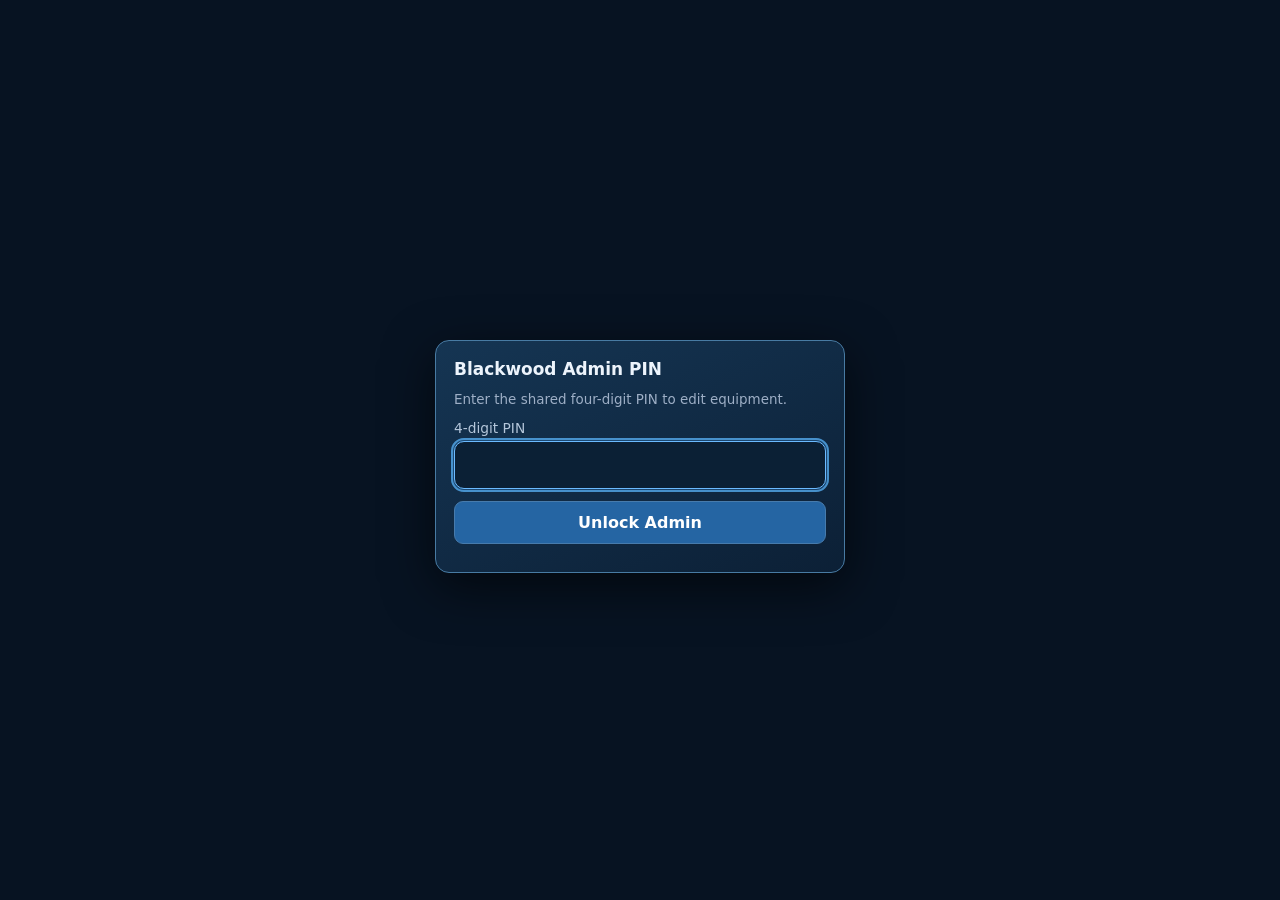
<file: admin/index.html>
<!doctype html><html lang="en"><head><meta charset="utf-8"><meta name="viewport" content="width=device-width,initial-scale=1,viewport-fit=cover"><meta name="theme-color" content="#10294c"><link rel="manifest" href="manifest.json"><title>Blackwood CFS Admin</title><style>
:root{color-scheme:dark;font-family:system-ui,-apple-system,Segoe UI,Arial,sans-serif;background:#071322;color:#edf4fc}*{box-sizing:border-box}body{margin:0;max-width:1450px;margin-inline:auto;padding:0 14px 85px}header{position:sticky;top:0;background:#071322f5;padding:18px 0 12px;z-index:3;border-bottom:1px solid #33465f;backdrop-filter:blur(10px)}h1{font-size:1.3rem;margin:0 0 3px}h2{font-size:1.1rem;margin:0 0 10px}.sub{font-size:.84rem;color:#9eafc6}.warning{padding:12px;background:#362d20;border:1px solid #8d7041;border-radius:12px;font-size:.86rem;margin:14px 0;line-height:1.4}input,select,textarea{font:inherit;color:#edf4fc;background:#122741;border:1px solid #46617f;border-radius:10px;padding:11px;width:100%}textarea{min-height:85px;resize:vertical}button,.button{font:inherit;background:#2565a3;color:white;border:1px solid #477bac;border-radius:10px;padding:10px 14px;cursor:pointer}button.secondary{background:#132b46}button.danger{background:#582d31;border-color:#965254}button:disabled{opacity:.45;cursor:not-allowed}.row{display:flex;align-items:center;gap:10px;flex-wrap:wrap}.row>*{min-width:0}.grow{flex:1}.panel{border:1px solid #2e455e;background:#0d1e32;border-radius:14px;padding:15px;margin-top:13px}.list{max-height:50vh;overflow:auto} .item{display:flex;align-items:center;justify-content:space-between;gap:8px;width:100%;padding:12px;background:transparent;border:0;border-bottom:1px solid #253d54;text-align:left;border-radius:0}.item small{display:block;color:#a9b6c7;margin-top:4px}.item.active{background:#1d4163}.field{display:block;margin:12px 0}.field>span{display:block;margin-bottom:5px;color:#b4c6da;font-size:.86rem}.status{font-size:.83rem;color:#9fdfc0}.hidden{display:none!important}#photoPreview{max-width:240px;max-height:175px;border-radius:10px;object-fit:contain}#summary{font-size:.83rem;color:#abc0d5}.toolbar{display:flex;gap:8px;flex-wrap:wrap;margin:12px 0}.toolbar button{flex:1}.two{display:grid;grid-template-columns:1fr 1fr;gap:10px}@media(max-width:530px){.two{grid-template-columns:1fr}}.pill{border-radius:50px;background:#1e4064;padding:4px 9px;color:#b9ddff;font-size:.7rem}.foot{font-size:.8rem;color:#98abc1;margin-top:16px;line-height:1.5}a{color:#97c8ff}
/* Publishing guide: persistent on desktop, accessible without crowding phone editing. */
#adminWorkspace{display:grid;grid-template-columns:minmax(0,1fr) 310px;gap:16px;align-items:start}
#adminWorkspaceMain{min-width:0}
#publishingGuide{position:sticky;top:95px;max-height:calc(100dvh - 110px);overflow-y:auto;scrollbar-width:thin}
#publishingGuide h2{margin-bottom:4px}
.guide-step{display:grid;grid-template-columns:26px minmax(0,1fr);gap:10px;border-top:1px solid #30445d;padding:13px 0}
.guide-num{border-radius:50%;display:grid;place-items:center;background:#1e426a;color:#b9dcff;width:25px;height:25px;font-size:.8rem;font-weight:700}
.guide-step strong{display:block;font-size:.86rem;margin:2px 0 4px}
.guide-step p{font-size:.8rem;line-height:1.48;color:#b5c5d9;margin:0 0 7px}
.guide-step a{font-size:.8rem}
.guide-hint{border:1px solid #37678c;border-radius:9px;background:#0d2c49;padding:10px;font-size:.8rem;line-height:1.4}
.guide-footer{margin:9px 0 0;font-size:.76rem;color:#b5c5d9;line-height:1.5}
#removePhotoBtn{flex:0 1 auto}
#photoRemovalNote{margin-top:8px;line-height:1.5}
@media(max-width:950px){#adminWorkspace{grid-template-columns:minmax(0,1fr)}#publishingGuide{position:static;max-height:none;grid-row:1}#publishingGuide details:not([open]) .guide-steps{display:none}#publishingGuide details summary{cursor:pointer;font-weight:700;list-style:none}#publishingGuide details summary:after{content:'  ▾';float:right}#publishingGuide details[open] summary:after{content:'  ▴'}}
@media(min-width:951px){#publishingGuide details summary{display:none}}
#pinGate{position:fixed;inset:0;z-index:100;background:#071322;display:flex;align-items:center;justify-content:center;padding:18px}#pinGate .panel{width:min(100%,410px);box-shadow:0 14px 50px #0009}#pinGate input{font-size:1.3rem;text-align:center;letter-spacing:.25em}.notice{padding:10px;border:1px solid #43698d;border-radius:10px;background:#0a2640;margin-top:8px}

/* Admin Console v0.8 visual refinement: deep Blackwood rescue blue */
:root{--base:#071523;--panel:#10243a;--panel-light:#142d49;--outline:#2e4c6b;--accent:#5db8fb;--text:#eef6ff;--muted:#a7bdd2;color-scheme:dark;background:var(--base)}
body{max-width:1540px;padding:0 18px 80px;background:radial-gradient(ellipse 1100px 520px at 50% -220px,#174f7a66,transparent 75%) no-repeat,var(--base)}
header{background:#091a2df5;border-bottom:1px solid #305578;padding:15px 0 13px}header h1{font-size:1.35rem;letter-spacing:.01em}
h2{font-size:1.06rem}input,select,textarea{background:#0b2035;border:1px solid #3c6082;min-height:44px}input:focus,select:focus,textarea:focus{outline:2px solid #5db8fbaa;outline-offset:1px}
button,.button{border-radius:9px;font-weight:600;min-height:43px}button:hover:not(:disabled){filter:brightness(1.13)}button:focus-visible,a:focus-visible{outline:3px solid #79c9ff;outline-offset:2px}
.panel{background:#0f2439;border:1px solid #2c4a68;border-radius:14px;padding:18px;box-shadow:0 8px 26px #020e1a25}
#adminWorkspace{grid-template-columns:minmax(0,1fr) 335px;gap:20px}#publishingGuide{top:115px;max-height:calc(100dvh - 133px)}
.console-hero{margin:18px 0 2px;border:1px solid #29527a;background:linear-gradient(120deg,#153b63,#0d2844 70%);border-radius:15px;padding:20px 22px;display:flex;justify-content:space-between;gap:18px;align-items:center}
.console-hero h2{font-size:1.26rem;margin:2px 0 5px}.console-eyebrow{color:#81c9ff;font-weight:700;font-size:.74rem;letter-spacing:.12em;text-transform:uppercase}
.console-badge{border-radius:8px;background:#1b4968;border:1px solid #41749b;color:#bde6ff;padding:8px 11px;font-weight:650;font-size:.8rem;white-space:nowrap}
.console-metrics{display:grid;grid-template-columns:repeat(3,minmax(0,1fr));gap:9px;margin:13px 0 4px}.metric{padding:11px 13px;border:1px solid #2b4966;background:#10273f;border-radius:10px}.metric strong{font-size:1.3rem;display:block;color:#e9f6ff}.metric span{font-size:.75rem;color:#a9bdd0}
.console-nav{display:flex;gap:7px;flex-wrap:wrap;margin:16px 0 2px}.console-nav a{padding:9px 13px;border:1px solid #385777;border-radius:9px;background:#12304e;color:#c7e4ff;font-weight:650;text-decoration:none;font-size:.83rem}.console-nav a:hover{background:#19446b}
.item{border-bottom-color:#29445e}.item:hover{background:#193a59}.item.active{background:#1e4c70}
#publishingGuide{background:#0e2238}#publishingGuide .guide-step{transition:background .2s,border-color .2s;padding:12px 7px;border-radius:7px}
#publishingGuide .guide-step.current{background:#143a57;border:1px solid #4285b4;padding:11px 8px;margin-top:2px}
#publishingGuide .guide-step.done .guide-num{background:#174d47;color:#8ff2c8}
#publishingGuide .guide-step.current .guide-num{background:#2476b5;color:white}
#publishingGuide .guide-step.pending{opacity:.78}.guide-step p{font-size:.78rem}.guide-step a{line-height:1.7}
#livePrStatus{font-size:.83rem;line-height:1.55;padding:12px;border-radius:10px;background:#10314d;border:1px solid #37668b;margin:9px 0}.pr-state{color:#a7d8ff;font-weight:700}
.status-actions{display:flex;gap:8px;flex-wrap:wrap;margin:10px 0}.status-actions a{display:inline-block;background:#1c4a74;border:1px solid #4683af;border-radius:8px;padding:8px 10px;text-decoration:none;font-size:.78rem}
#draftEntries .draft-entry{display:flex;gap:9px;align-items:center;justify-content:space-between;border-bottom:1px solid #254663;padding:9px 0}#draftEntries .draft-entry:last-child{border-bottom:0}
#draftEntries button{font-size:.78rem;min-height:34px;padding:6px 10px}#draftEntries small{display:block;color:#a5bbd2;margin-top:3px}
#publishPanel{border-color:#335a80}.warning{background:#302c23;border-color:#775f42;color:#ebdfc9}
@media(max-width:1000px){#adminWorkspace{grid-template-columns:minmax(0,1fr)}#publishingGuide{position:static;max-height:none;grid-row:1}}
@media(max-width:600px){body{padding:0 10px 80px}.panel{padding:13px}.console-hero{padding:16px;align-items:flex-start}.console-badge{font-size:.7rem}.console-metrics{gap:5px}.metric{padding:10px 8px}.metric strong{font-size:1.1rem}.metric span{font-size:.67rem}.console-nav a{flex:1;text-align:center;font-size:.77rem;padding:10px 6px}.toolbar button{min-width:130px}}

/* v0.9: restrained operational styling, compact inventory and deliberate next-step hierarchy */
.console-badge{display:inline-flex;align-items:center;gap:7px;transition:background .2s,border-color .2s}
.console-badge.state-ok,#livePrStatus.state-ok{background:#0d3d32;border-color:#2fbc8a;color:#b5ffe0}
.console-badge.state-checking,#livePrStatus.state-checking{background:#123c5e;border-color:#4b96c4;color:#c4eaff}
.console-badge.state-error,#livePrStatus.state-error{background:#4b2229;border-color:#c05b62;color:#ffd4d6}
#livePrStatus.state-action{background:#194734;border-color:#52db8b;color:#d0ffe4}
#livePrStatus.state-action .pr-state{color:#85ffb6}
.inventory-heading h2{margin:3px 0 6px}.inventory-heading .console-eyebrow,#editorPanel .console-eyebrow{font-size:.69rem}
#selectionSummary{font-size:.79rem;line-height:1.4}#selectionSummary.saved{color:#7ff5ad;font-weight:700}
.compact-inventory{border-color:#416f95;background:linear-gradient(120deg,#102d49,#0c2237)}
.compact-inventory #inventoryResults,.compact-inventory #list{display:none!important}
.compact-inventory .two{display:none}
.compact-inventory .compact-chooser{display:flex!important;max-width:760px;margin-top:10px}
.compact-inventory .compact-chooser .field{margin:3px 0 0}
#editorPanel{border-color:#3b7197;background:#102740}#editorPanel h2{margin:3px 0 0}
#toggleEditorBtn,#expandInventoryBtn{min-height:36px;padding:7px 11px;font-size:.8rem}
#pinGate .panel{border-color:#487ba3;background:linear-gradient(155deg,#153553,#0c2036)}
#pinEntry:focus{border-color:#6bbaff;box-shadow:0 0 0 3px #3b93e544}
#publishingGuide{scrollbar-width:thin}
.guide-topline{display:flex;justify-content:space-between;align-items:center;gap:10px}
.guide-topline h2{margin:3px 0 8px}.guide-topline button{font-size:.76rem;min-height:35px;padding:7px 9px;flex:0 0 auto}
#publishingGuide .guide-step{border:1px solid #2a4158;margin:5px 0;padding:11px 9px;border-radius:10px;background:#0b1c2d}
#publishingGuide .guide-step.done{opacity:1;border-color:#285447;background:#0c2929}
#publishingGuide .guide-step.done .guide-num{background:#217f5c;color:white}
#publishingGuide .guide-step.done strong{color:#9adbc0}
#publishingGuide .guide-step.current{background:#174632;border:2px solid #53e79c;box-shadow:inset 3px 0 #73ffaf,0 0 0 1px #0c3f2c;padding:10px 8px;opacity:1}
#publishingGuide .guide-step.current .guide-num{background:#36ba76;color:#052318}
#publishingGuide .guide-step.current strong{color:#caffde}
#publishingGuide .guide-step.current p{color:#e0fceb}
#publishingGuide .guide-step.pending{opacity:.79}
.guide-num{font-variant-numeric:tabular-nums}
#publishingGuide .guide-step a{color:#96f6bb}
#publishingGuide .guide-step.current a{display:inline-block;background:#237346;border:1px solid #6ae69c;border-radius:7px;padding:5px 9px;color:white;text-decoration:none;font-weight:700;margin-top:6px}
#publishingGuide .guide-step.current:after{content:'DO THIS NEXT';grid-column:2;color:#7dfbb0;font-size:.66rem;letter-spacing:.07em;font-weight:850;margin-top:-2px}
#publishingGuide .guide-footer{font-size:.72rem;padding:8px;border-top:1px solid #2b536f}
@media(max-width:1000px){
 body{padding-bottom:205px}
 #adminWorkspace{display:block}
 #publishingGuide{position:fixed;top:auto;bottom:0;left:0;right:0;max-height:none;margin:0;padding:10px 14px calc(10px + env(safe-area-inset-bottom));z-index:20;border-radius:16px 16px 0 0;border:1px solid #477ea5;background:#0a1e31f7;box-shadow:0 -14px 36px #0009;backdrop-filter:blur(15px)}
 #publishingGuide .guide-topline{display:none}
 #publishingGuide #livePrStatus{font-size:.74rem;padding:5px 9px;margin:0 0 5px;display:flex;align-items:center;gap:8px}
 #publishingGuide #livePrStatus div{white-space:nowrap;overflow:hidden;text-overflow:ellipsis;min-width:0}
 #publishingGuide .status-actions,#publishingGuide .guide-footer{display:none}
 #publishingGuide .guide-steps{display:flex;gap:9px;overflow-x:auto;overscroll-behavior-x:contain;scroll-snap-type:x proximity;scrollbar-width:thin;padding:4px 0 7px}
 #publishingGuide .guide-step{flex:0 0 min(285px,77vw);scroll-snap-align:center;margin:0;display:grid;grid-template-columns:24px minmax(0,1fr);gap:8px;min-height:110px;max-height:125px;overflow-y:auto}
 #publishingGuide .guide-step p{font-size:.71rem;line-height:1.35}
 #publishingGuide .guide-step strong{font-size:.8rem}
 #publishingGuide .guide-step a{font-size:.73rem}
 #publishingGuide .guide-step.current:after{font-size:.59rem}
}
@media(max-width:550px){.console-hero{gap:8px;flex-wrap:wrap}.console-badge{white-space:normal;font-size:.72rem}.compact-inventory .row.inventory-heading{align-items:flex-start}.inventory-heading #expandInventoryBtn{flex:0 0 auto}#editorPanel .row{gap:6px}#toggleEditorBtn{margin-left:auto}}

/* v0.9.1 — authentication belongs in the header, independent of editing. */
.console-hero{align-items:stretch;gap:18px}
.console-hero>div:first-child{flex:1;min-width:170px}
.hero-auth{width:min(100%,385px);flex:0 1 385px;display:flex;flex-direction:column;justify-content:center;gap:9px;background:#081c30b8;border:1px solid #3c6686;border-radius:12px;padding:14px}
.hero-auth-top{display:flex;align-items:center;gap:10px;flex-wrap:wrap}
.hero-auth-help{font-size:.73rem;color:#b4c9dd}
.hero-auth-controls{display:flex;align-items:center;gap:8px;flex-wrap:wrap}
.hero-auth-controls button{min-height:40px;font-size:.82rem;padding:8px 12px}
.hero-auth-controls .github-connect{background:#218850;border-color:#54db91;color:#fff;box-shadow:0 2px 14px #1a9a5044}
.hero-auth-controls .github-connect:hover{background:#279c5c}
.hero-auth-message{font-size:.73rem;line-height:1.35;color:#b3cadd;overflow-wrap:anywhere}
.console-badge.state-idle{color:#c3d8e9;background:#183850;border-color:#507594}
#publishingConnectionHint{margin-top:12px;font-size:.79rem;color:#aac8e2}
@media(max-width:830px){.console-hero{flex-direction:column}.hero-auth{width:100%;flex:auto}.hero-auth-controls button{flex:1}}
@media(max-width:550px){.console-hero{padding:13px}.hero-auth{padding:11px}.hero-auth-help{display:none}.hero-auth-message{font-size:.72rem}}

/* v0.9.2 publication clarity */
.fold-heading{cursor:pointer;list-style:none;display:flex;align-items:center;justify-content:space-between;gap:10px;font-weight:750;font-size:1.04rem;min-height:31px}.fold-heading::-webkit-details-marker{display:none}.fold-chevron{color:#9dbbd4;transition:transform .2s}details[open]>.fold-heading .fold-chevron{transform:rotate(180deg)}.fold-body{padding-top:12px}.count-bubble{display:inline-block;background:#20466a;color:#c8e9ff;border:1px solid #4072a0;border-radius:7px;font-size:.73rem;padding:3px 8px;margin-left:5px}
.pr-reference{display:flex;align-items:center;justify-content:space-between;gap:8px;padding:11px;border:1px solid #4287b5;border-radius:10px;background:#0c304d;margin-top:12px}.pr-reference strong{display:block;font-size:1.35rem;color:#e8f5ff}.pr-caption{display:block;font-size:.65rem;letter-spacing:.11em;color:#9bbfdc;font-weight:750}.pr-reference button{font-size:.75rem;padding:7px 9px;min-height:36px}.status-recency{color:#9cb6c9;font-size:.7rem;line-height:1.5}.guide-manual{display:flex;gap:7px;flex-wrap:wrap;margin:8px 0}.guide-manual button{min-height:36px;padding:7px 9px;font-size:.73rem;background:#237f50;border-color:#59d995;color:#fff}.history-entry{padding:12px 0;border-bottom:1px solid #274a64}.history-entry:last-child{border-bottom:0}.history-entry strong{color:#eaf6ff}.history-entry .small-note{display:block;font-size:.76rem;color:#a8bed3;margin:4px 0}.history-entry .history-actions{display:flex;flex-wrap:wrap;gap:7px;margin-top:8px}.history-entry button,.history-entry a{font-size:.74rem;padding:6px 9px;min-height:34px;border:1px solid #427498;border-radius:7px;background:#164266;color:#d4ecff;text-decoration:none}.history-entry .success{color:#96f7bf}.history-entry .attention{color:#ffce7d}
#livePrStatus.state-offline{background:#283643;border-color:#688094;color:#d0dfec}#livePrStatus.state-offline .pr-state{color:#d9e6f1}
@media(max-width:1000px){#publishingGuide .pr-reference{padding:5px 9px;margin:0 0 5px}#publishingGuide .pr-reference strong{font-size:1.02rem}#publishingGuide .pr-reference button{min-height:30px;padding:4px 8px}#publishingGuide #statusRecency{display:none}#publishingGuide .guide-manual{display:flex;margin:4px 0}#publishingGuide .guide-manual button{font-size:.7rem;min-height:30px;padding:4px 8px}}

/* v0.9.3 — stable, manual guide and compact, collapsible mobile PR strip */
#publishingGuide .guide-step,#publishingGuide .guide-step.current,#publishingGuide .guide-step.done,#publishingGuide .guide-step.pending{background:transparent;border:0;border-top:1px solid #30445d;padding:12px 3px;margin:0;opacity:1;transition:none;min-height:0;max-height:none;overflow:visible}
#publishingGuide .guide-step.current:after{display:none}
#publishingGuide .guide-step strong,#publishingGuide .guide-step.current strong{color:#edf4fc}
#publishingGuide .guide-step p,#publishingGuide .guide-step.current p{color:#b5c5d9}
#publishingGuide .guide-step a,#publishingGuide .guide-step.current a{color:#9bcfff;background:none;border:0;padding:0;margin:0;font-weight:600;display:inline;text-decoration:underline}
#publishingGuide .guide-num,#publishingGuide .guide-step.current .guide-num,#publishingGuide .guide-step.done .guide-num{background:#203b55;color:#c9dcf0;border:1px solid #43617d}
#publishingGuide .guide-steps{display:block;overflow:visible;padding:0}
#publishingGuide .guide-topline{display:block}
#publishingGuide .guide-summary{cursor:pointer;display:flex;align-items:center;justify-content:space-between;gap:10px;font-size:.88rem;font-weight:700;color:#d5e8fa;padding:13px 3px;list-style:none}
#publishingGuide .guide-summary::-webkit-details-marker{display:none}
#publishingGuide details .guide-summary::after{content:none!important}
.guide-summary-meta{font-size:.73rem;color:#91b6d5;font-weight:500;white-space:nowrap}.guide-summary .chevron{display:inline-block;transition:transform .15s;margin-left:5px}
#guideDetails[open] .guide-summary .chevron{transform:rotate(180deg)}
.add-equipment-action{background:#187947;border-color:#50d68c;color:#fff;font-weight:750;min-height:44px;white-space:nowrap}.add-equipment-action:hover{background:#219a5d}.new-item-note{font-size:.79rem;color:#b3cbd9;margin:2px 0 8px}#newItemFeedback{font-size:.78rem;color:#97eaba;margin:4px 0 0}
.guide-intro{color:#aebfd2;font-size:.79rem;line-height:1.45;margin:1px 0 10px}
.pr-reference.has-pr{background:#103d33;border-color:#41b984}
.pr-reference.has-pr strong{color:#a4f7c8}
.pr-reference.has-pr .pr-caption{color:#b3e6d2}
#publishingGuide .guide-inner{padding:0 3px 8px}
button.is-busy{cursor:progress!important;opacity:.88!important}
button.is-busy::before{content:"";display:inline-block;width:14px;height:14px;margin-right:8px;border:2px solid currentColor;border-right-color:transparent;border-radius:50%;vertical-align:-3px;animation:admin-spin .7s linear infinite}
.console-badge.state-checking::before{content:"";display:inline-block;width:12px;height:12px;border:2px solid currentColor;border-right-color:transparent;border-radius:50%;animation:admin-spin .7s linear infinite}
@keyframes admin-spin{to{transform:rotate(360deg)}}
@media(max-width:1000px){
 body{padding-bottom:92px}
 #publishingGuide{position:fixed;left:0;right:0;bottom:0;top:auto;z-index:20;padding:7px 12px calc(7px + env(safe-area-inset-bottom));max-height:85dvh;overflow-y:auto;border-radius:13px 13px 0 0;background:#0b2034fa;box-shadow:0 -8px 32px #0008}
 #publishingGuide .guide-topline{display:none}
 #publishingGuide .pr-reference{margin:0;padding:4px 7px;border:0;background:transparent;gap:10px}
 #publishingGuide .pr-reference.has-pr{background:transparent}
 #publishingGuide .pr-reference strong{font-size:1.05rem}
 #publishingGuide .pr-caption{font-size:.58rem}
 #publishingGuide .pr-reference button{min-height:32px}
 #publishingGuide .guide-summary{border-top:1px solid #28425b;margin-top:4px;padding:7px 5px;font-size:.76rem}
 #publishingGuide #guideDetails:not([open]) .guide-summary{border-top:0;margin-top:0;padding:3px 5px}
 #publishingGuide .guide-intro{font-size:.75rem}
 #publishingGuide .guide-steps{display:block;overflow:visible;scroll-snap-type:none;padding:0}
 #publishingGuide .guide-step{display:grid;grid-template-columns:24px minmax(0,1fr);width:auto;flex:none;max-height:none;overflow:visible;min-height:0;padding:10px 2px}
 #publishingGuide .guide-step strong{font-size:.83rem}
 #publishingGuide .guide-step p{font-size:.76rem}
 #publishingGuide .guide-step a{font-size:.76rem}
 #publishingGuide .status-actions{display:flex}
}
/* v0.9.5 — clear removal, breathing room for Add action */
.add-equipment-row{justify-content:flex-end;gap:12px;margin:12px 0 14px;align-items:center}
.add-equipment-row .new-item-note{margin:0 auto 0 0;flex:1 1 230px}
.add-equipment-row .add-equipment-action{flex:0 0 auto;min-width:205px}
.compact-inventory .add-equipment-row{margin:9px 0 4px}
@media(max-width:630px){.add-equipment-row .new-item-note{display:none}.add-equipment-row .add-equipment-action{min-width:0;width:auto;max-width:100%}}
.removal-saved{background:#10382d;border:1px solid #4bc590;color:#dafce7;padding:15px;margin-bottom:17px;border-radius:12px}
.removal-saved .removal-icon{font-size:1.4rem;font-weight:900;color:#80f0b0}
.removal-saved strong{font-size:1rem}.removal-saved p{font-size:.81rem;color:#b6e9d0;margin:6px 0 0;line-height:1.55}
.removal-actions{margin-top:12px;justify-content:flex-end}.removal-actions button{min-height:40px;font-size:.83rem}
.removal-actions .publish-primary{background:#20834e;border-color:#69dda2}
.submit-availability{padding:8px 10px;background:#17314b;border:1px solid #426482;border-radius:8px;line-height:1.45}
.submit-availability.ready{background:#113d30;border-color:#399c6c;color:#b0f0cc}
.draft-actions{display:flex;gap:8px}.draft-entry small{overflow-wrap:anywhere}
@media(max-width:530px){.removal-actions button{flex:1 1 150px}.draft-entry{align-items:flex-start!important}.draft-actions{flex-shrink:0}}

/* v0.9.6 — Quick GitHub links remain visible above collapsed instructions */
#publishingGuide>.status-actions{display:flex!important;align-items:center;gap:8px;flex-wrap:wrap;margin:10px 0 4px}
#publishingGuide>.status-actions a{display:inline-flex;align-items:center;justify-content:center;background:#132b46;border:1px solid #477bac;border-radius:8px;padding:8px 10px;min-height:36px;font-size:.78rem;font-weight:600;line-height:1.3;color:#edf4fc!important;text-decoration:none;opacity:1;white-space:nowrap}
#publishingGuide>.status-actions a:hover{background:#1b3959;border-color:#78b7e6;color:#fff!important}
#publishingGuide>.status-actions a:focus-visible{outline:2px solid #86cdff;outline-offset:2px}
@media(max-width:1000px){
 #publishingGuide>.status-actions{margin:4px 0;gap:6px}
 #publishingGuide>.status-actions a{font-size:.72rem;padding:6px 9px;min-height:32px}
 body{padding-bottom:132px}
}
</style></head><body><div id="pinGate"><div class="panel"><h2 id="pinHeading">Blackwood Admin PIN</h2><p id="pinInstructions" class="sub">Enter the shared four-digit Admin PIN.</p><form id="pinForm"><label class="field"><span>4-digit PIN</span><input id="pinEntry" type="password" inputmode="numeric" pattern="[0-9]{4}" autocomplete="off" maxlength="4" required></label><button type="submit" style="width:100%" id="pinButton">Unlock Admin</button></form><div class="sub" id="pinStatus" role="status" aria-live="polite" style="margin-top:10px"></div></div></div><div id="adminContent" class="hidden"><header><div class="row"><div class="grow"><h1>Blackwood CFS <span style="color:#80baff">Admin</span></h1><div class="sub">Inventory editor · v0.9.5 Add Equipment Ready</div></div><a href="../" style="font-size:.84rem">← Main app</a></div></header>

<section class="console-hero" aria-label="Admin Console">
 <div><div class="console-eyebrow">Blackwood CFS</div><h2>Administration Console</h2><div class="sub">Find equipment · Manage photographs · Publish reviewed changes</div></div>
 <div class="hero-auth" aria-label="GitHub publishing connection">
  <div class="hero-auth-top"><span class="console-badge state-checking" id="topGithubState">◌ Checking GitHub…</span><span class="hero-auth-help">Connect to submit equipment changes</span></div>
  <div class="hero-auth-controls"><button type="button" id="githubSignIn" class="github-connect">Sign in with GitHub ↗</button><button class="secondary hidden" type="button" id="githubCheck">Refresh connection</button><button class="secondary hidden" type="button" id="githubSignOut">Sign out</button></div>
  <div class="hero-auth-message" id="githubStatus" role="status" aria-live="polite">Checking your GitHub connection…</div>
 </div>
</section>
<div class="console-metrics" aria-label="Admin summary"><div class="metric"><strong id="metricEquipment">—</strong><span>Equipment records</span></div><div class="metric"><strong>3</strong><span>Appliances</span></div><div class="metric"><strong id="metricDrafts">0</strong><span>Local drafts</span></div></div>
<nav class="console-nav" aria-label="Admin sections"><a href="#inventoryPanel" id="inventoryNavLink">Equipment</a><a href="#draftPanel">Drafts</a><a href="#historyPanel">History</a><a href="#publishPanel">Publish</a><a href="#publishingGuide">Guide</a></nav>
<div id="adminWorkspace"><div id="adminWorkspaceMain"><section class="panel" id="inventoryPanel"><div class="row inventory-heading"><div class="grow"><div class="console-eyebrow">01 · SELECT</div><h2>Equipment inventory</h2><div id="selectionSummary" class="sub">Choose equipment to begin editing.</div></div><button type="button" class="secondary hidden" id="expandInventoryBtn" aria-expanded="false">Expand inventory</button></div><div class="two"><label class="field"><span>Appliance</span><select id="appliance"><option value="">All appliances</option></select></label><label class="field"><span>Search equipment or ID</span><input id="search" placeholder="Name, locker, ID..."></label></div><div class="row add-equipment-row"><span class="new-item-note">Choose an existing item below, or create a new one.</span><button id="newBtn" class="add-equipment-action" type="button">＋ Add new equipment</button></div><div class="row compact-chooser hidden" id="compactChooser"><label class="field grow"><span>Quick-change equipment</span><select id="quickEquipment" aria-label="Choose equipment to edit"></select></label></div><div id="inventoryResults"><div id="summary"></div><div id="list" class="list"></div></div></section>
<section class="panel hidden" id="editorPanel"><div class="row"><div class="grow"><div class="console-eyebrow">02 · EDIT</div><h2>Edit equipment</h2></div><span class="pill" id="editTag">Select item</span><button type="button" class="secondary" id="toggleEditorBtn" aria-expanded="true">Collapse editor</button></div><div id="editorContents"><div class="toolbar"><button type="button" class="secondary" id="backToInventoryBtn">Clear selection</button></div><div id="empty">Choose an item above or create a new draft item.</div><form id="editor" class="hidden"><div class="two"><label class="field"><span>Item name</span><input name="item" required maxlength="250"></label><label class="field"><span>Appliance</span><select name="appliance" required></select></label></div><div class="two"><label class="field"><span>Locker (existing locations)</span><select name="locker" id="lockerSelect"></select></label><label class="field"><span>Section (existing locations)</span><select name="section" id="sectionSelect"></select></label></div><div class="two"><label class="field"><span>Subsection (existing locations)</span><select name="subsection" id="subsectionSelect"></select></label><label class="field"><span>Quantity</span><input name="quantity"></label></div><label class="field"><span>Description</span><textarea name="description"></textarea></label><label class="field"><span>Notes</span><textarea name="notes"></textarea></label><div class="two"><label class="field"><span>Tags</span><input name="tags"></label><label class="field"><span>Status</span><select name="status"><option>In service</option><option>Out of service</option></select></label></div><label class="field"><span>Photograph — camera or library (optimised before saving)</span><input type="file" id="photoFile" accept="image/*" capture="environment"></label><div class="row"><img id="photoPreview" class="hidden" alt="Photo preview"><span class="sub" id="photoInfo"></span></div><div class="sub">Photos are resized to a maximum 1600 pixels and compressed to JPEG. Keep a separate original for archival purposes.</div>
<div class="toolbar"><button type="button" id="removePhotoBtn" class="danger">Remove added photo</button></div>
<div id="photoRemovalNote" class="sub" role="status" aria-live="polite">Removes an Admin-added replacement photo and returns to the original inventory photo where available. Save draft to publish.</div><div class="toolbar"><button type="submit">Save draft</button><button type="button" class="secondary" id="resetEditorBtn">Clear selection</button><button type="button" class="danger" id="deleteBtn">Propose removal</button></div></form></div></section>
<section class="panel" id="publishPanel"><div id="removalSavedBanner" class="removal-saved hidden" role="status" aria-live="polite"><div class="row"><span class="removal-icon">✓</span><div class="grow"><strong id="removalSavedTitle">Removal draft saved</strong><p>The item is still in the live inventory. Submit this draft to GitHub, run the processing Action, and merge the reviewed PR to publish the removal.</p></div></div><div class="row removal-actions"><button id="undoRecentRemoval" type="button" class="secondary">Undo removal</button><button id="focusSubmission" type="button" class="publish-primary">Continue to GitHub submission ↓</button></div></div><h2>GitHub review submission</h2><div class="sub">Submit saved drafts as a review pull request, then follow the publishing instructions at your own pace.</div><label class="field"><span>Admin gateway HTTPS address</span><input id="apiUrl" placeholder="https://your-admin-gateway.workers.dev" autocomplete="url"></label><div class="sub" id="publishingConnectionHint">GitHub connection is managed at the top of this page. Local drafts can be edited without signing in.</div><div class="toolbar"><button id="githubSubmit" disabled type="button">Submit drafts for review</button></div><div id="submitAvailability" class="sub submit-availability" role="status" aria-live="polite"></div></section><section class="panel" id="draftPanel"><details id="draftDetails"><summary class="fold-heading"><span>Draft changes <span class="count-bubble" id="draftCount">0</span></span><span class="fold-chevron">▾</span></summary><div class="fold-body"><div id="draftSummary" class="sub">No changes saved.</div><div id="draftEntries" aria-live="polite"></div><div class="toolbar"><button id="exportBtn">Export change package</button><button id="clearBtn" class="secondary">Clear drafts</button></div></div></details></section><section class="panel" id="historyPanel"><details id="historyDetails"><summary class="fold-heading"><span>Publishing history <span class="count-bubble" id="historyCount">0</span></span><span class="fold-chevron">▾</span></summary><div class="fold-body"><div class="sub">Submissions on this device. PR history is retained even when drafts are cleared.</div><div id="historyEntries" aria-live="polite"></div></div></details></section></div>
<aside class="panel" id="publishingGuide" aria-label="Publishing instructions">
<div class="guide-topline"><div><div class="console-eyebrow">PUBLISHING GUIDE</div><h2>From edit to live app</h2></div></div>
<div class="pr-reference" id="prReference"><div><span class="pr-caption">LATEST PULL REQUEST</span><strong id="prNumber">No PR yet</strong></div><button id="copyPr" class="secondary" type="button" disabled>Copy number</button></div>
<div class="status-actions"><a id="trackedPrLink" href="https://github.com/jamesnavaratne/Blackwood-CFS/pulls" target="_blank" rel="noopener noreferrer">Pull requests ↗</a><a href="https://github.com/jamesnavaratne/Blackwood-CFS/actions/workflows/process_admin_review.yml" target="_blank" rel="noopener noreferrer">Processing Action ↗</a></div>
<details id="guideDetails" open><summary class="guide-summary"><span>Publishing instructions</span><span class="guide-summary-meta">7 steps <span class="chevron">▾</span></span></summary>
<div class="guide-inner"><p class="guide-intro">Follow these steps in order. They are a reference checklist, not a live progress tracker. Your PR number above stays saved for GitHub Actions.</p>

<div class="guide-steps" id="guideSteps">
<div class="guide-step" data-step="0"><span class="guide-num">1</span><div><strong>Save your equipment edits</strong><p>Make the changes, then select <b>Save draft</b>. Nothing is published yet.</p></div></div>
<div class="guide-step" data-step="1"><span class="guide-num">2</span><div><strong>Submit draft to GitHub</strong><p><b>Sign in with GitHub at the top</b> if needed, then choose <b>Submit drafts for review</b>. Keep the new PR number.</p></div></div>
<div class="guide-step" data-step="2"><span class="guide-num">3</span><div><strong>Run processing Action</strong><p>Go to <b>Actions → Process Blackwood Admin review proposal → Run workflow</b>. Use branch <b>main</b> and enter the <b>new PR number</b>. Wait for a green success.</p><a href="https://github.com/jamesnavaratne/Blackwood-CFS/actions/workflows/process_admin_review.yml" target="_blank" rel="noopener noreferrer">Run processing ↗</a></div></div>
<div class="guide-step" data-step="3"><span class="guide-num">4</span><div><strong>Approve workflow if requested</strong><p>Return to the PR. If GitHub says <b>Workflow awaiting approval</b>, select <b>Approve workflows to run</b> and wait for checks to finish. Otherwise continue.</p></div></div>
<div class="guide-step" data-step="4"><span class="guide-num">5</span><div><strong>Review processed changes</strong><p>In <b>Files changed</b>, check the Excel master, inventory data, photo changes and <code>admin/processed/</code> report. Validation must be green.</p></div></div>
<div class="guide-step" data-step="5"><span class="guide-num">6</span><div><strong>Ready for review → Merge</strong><p>When files are correct and checks have passed, select <b>Ready for review</b>, then <b>Merge pull request</b> and confirm.</p></div></div>
<div class="guide-step" data-step="6"><span class="guide-num">7</span><div><strong>Confirm volunteer app update</strong><p>Check the Pages deployment under Actions; refresh Blackwood CFS and verify the edited item and photograph.</p><a href="https://jamesnavaratne.github.io/Blackwood-CFS/" target="_blank" rel="noopener noreferrer">Open live app ↗</a></div></div>
</div>
</div></details>
</aside></div>
<script>
'use strict';const $=id=>document.getElementById(id),KEY='blackwood-admin-v02-drafts';let base=[],records=[],chosen=null,photoData=null,removePhoto=false,drafts={};const fields=['id','appliance','locker','section','subsection','item','quantity','description','notes','tags','status'];
function safe(t){return String(t??'').replace(/[&<>"']/g,s=>({'&':'&amp;','<':'&lt;','>':'&gt;','"':'&quot;',"'":'&#39;'}[s]))}
function loadDrafts(){try{const v=JSON.parse(localStorage.getItem(KEY)||'{}');if(v&&typeof v==='object'&&!Array.isArray(v))drafts=v}catch(e){drafts={}}}function persist(){try{localStorage.setItem(KEY,JSON.stringify(drafts));return true}catch(e){alert('Unable to save locally (device storage may be full). Export your current changes.');return false}}
function refresh(){const m=new Map(base.map(r=>[r.id,{...r}]));Object.values(drafts).forEach(r=>{if(r.op==='remove')m.delete(r.id);else m.set(r.id,{...(m.get(r.id)||{}),...r.data})});records=[...m.values()];renderList();const n=Object.values(drafts).length;$('draftSummary').textContent=n?n+' unpublished draft change(s) saved locally.':'No changes saved.';if($('guideDraftStatus'))$('guideDraftStatus').textContent=n?n+' saved local draft(s). Next: GitHub login and Submit drafts for review.':'Step 1: Edit an item and Save draft.';if($('githubSubmit'))$('githubSubmit').disabled=!gatewaySession||!n;}
function renderList(){let q=$('search').value.toLowerCase(),ap=$('appliance').value;const r=records.filter(x=>(!ap||x.appliance===ap)&&[x.id,x.item,x.locker,x.section].some(v=>String(v||'').toLowerCase().includes(q)));$('summary').textContent=r.length+' matching items • '+records.length+' total (including drafts)';$('list').innerHTML=r.slice(0,130).map(x=>'<button class="item '+(x.id===chosen?'active':'')+'" data-id="'+safe(x.id)+'"><span><strong>'+safe(x.item)+'</strong><small>'+safe(x.appliance)+' · '+safe(x.locker)+' · '+safe(x.id)+'</small></span><span>›</span></button>').join('')||(r.length?'Refine search to see more results.':'No items found');$('list').querySelectorAll('button[data-id]').forEach(b=>b.onclick=()=>select(b.dataset.id));updateQuickEquipment()}
function select(id){chosen=id;photoData=drafts[id]?.photo||null;removePhoto=!!drafts[id]?.removePhoto;let r=records.find(x=>x.id===id);if(!r)return;$('editor').classList.remove('hidden');$('empty').classList.add('hidden');$('editTag').textContent=id.startsWith('NEW-')?'New item (ID assigned on publishing)':id;fillLocationOptions(r.appliance,r.locker,r.section,r.subsection);fields.filter(f=>!['id','locker','section','subsection'].includes(f)).forEach(k=>{let el=$('editor').elements.namedItem(k);if(el)el.value=r[k]??''});$('deleteBtn').disabled=id.startsWith('NEW-');$('photoFile').value='';preview();renderList();$('inventoryPanel').classList.remove('hidden');$('editorPanel').classList.remove('hidden');setInventoryCompact(true);setEditorExpanded(true);history.replaceState(null,'','?item='+encodeURIComponent(id))}
function preview(){
 const r=records.find(x=>x.id===chosen);const prefix={'Blackwood Rescue':'rescue','34P':'34p','CAFS 24':'cafs24'}[r?.appliance]||'rescue';
 const original=base.find(x=>x.id===chosen);
 const img=$('photoPreview');let source=null;
 if(photoData?.data)source=photoData.data;
 else if(removePhoto){if(original?.photo)source='../photos/'+prefix+'/items/'+encodeURIComponent(original.photo);}
 else {const filename=r?.extraPhoto||r?.photo; if(filename)source='../photos/'+prefix+'/items/'+encodeURIComponent(filename)}
 img.classList.toggle('hidden',!source); if(source)img.src=source;else img.removeAttribute('src');
 $('photoInfo').textContent=removePhoto?(original?.photo?'Added photo marked for removal; original photo will return.':'Photo marked for removal; no original item photo found.'):(photoData?'Optimised JPEG: '+Math.round((photoData.optimisedBytes||0)/1024)+' KB (original '+Math.round((photoData.originalBytes||0)/1024)+' KB)':(r?.extraPhoto||r?.photo||'No photograph attached'));
 $('removePhotoBtn').disabled=!chosen || (!photoData && !r?.extraPhoto && !drafts[chosen]?.removePhoto);
 $('removePhotoBtn').textContent=removePhoto?'Undo photo removal':'Remove added photo';
 $('photoRemovalNote').textContent=removePhoto?'Photo removal is selected. Choose Save draft to keep it, then follow the publishing checklist.':'Removes the Admin-added replacement and restores the original photo where available. The change only goes live after GitHub review and merge.';
}
function uniqueValues(key,appliance,locker,section){return [...new Set(base.filter(r=>r.appliance===appliance && (!locker||r.locker===locker) && (!section||r.section===section)).map(r=>String(r[key]||'').trim()))].filter(Boolean).sort((a,b)=>a.localeCompare(b,undefined,{numeric:true}));}
function optionsFor(key,values,chosen){const sel=$('editor').elements.namedItem(key);sel.replaceChildren();const blank=document.createElement('option');blank.value='';blank.textContent=key==='locker'?'Select a locker':'None';sel.append(blank);for(const x of [...new Set([...values,chosen].filter(Boolean))]){const opt=document.createElement('option');opt.value=x;opt.textContent=x;sel.append(opt)}sel.value=chosen||'';}
function fillLocationOptions(ap,locker='',section='',subsection=''){
  optionsFor('locker',uniqueValues('locker',ap),locker);
  optionsFor('section',uniqueValues('section',ap,locker),section);
  optionsFor('subsection',uniqueValues('subsection',ap,locker,section),subsection);
}
$('editor').elements.namedItem('appliance').addEventListener('change',e=>fillLocationOptions(e.target.value));
$('lockerSelect').addEventListener('change',()=>{const ap=$('editor').elements.namedItem('appliance').value,locker=$('lockerSelect').value;optionsFor('section',uniqueValues('section',ap,locker),'');optionsFor('subsection',[],'')});
$('sectionSelect').addEventListener('change',()=>{const ap=$('editor').elements.namedItem('appliance').value,locker=$('lockerSelect').value,sec=$('sectionSelect').value;optionsFor('subsection',uniqueValues('subsection',ap,locker,sec),'')});
$('editor').addEventListener('submit',e=>{e.preventDefault();if(!chosen)return;const data={id:chosen};for(const k of fields.filter(x=>x!=='id'))data[k]=String($('editor').elements.namedItem(k)?.value||'').trim();if(chosen.startsWith('NEW-')&&(!data.item||!uniqueValues('locker',data.appliance).includes(data.locker))){alert('For a new item, enter a name and select a locker already configured for that appliance.');return;}const previous=drafts[chosen];drafts[chosen]={op:chosen.startsWith('NEW-')?'add':'update',id:chosen,data,photo:removePhoto?null:(photoData||previous?.photo||null),removePhoto:removePhoto===true};if(persist()){refresh();select(chosen);showSavedToast()}});
$('photoFile').addEventListener('change',async e=>{
 const f=e.target.files[0];if(!f)return;
 if(!f.type.startsWith('image/')){alert('Please select an image.');e.target.value='';return;}
 if(f.size>30*1024*1024){alert('Please select a photo smaller than 30 MB.');e.target.value='';return;}
 try {
  const bitmap=await createImageBitmap(f,{imageOrientation:'from-image'});
  const scale=Math.min(1,1600/Math.max(bitmap.width,bitmap.height));
  const canvas=document.createElement('canvas');canvas.width=Math.max(1,Math.round(bitmap.width*scale));canvas.height=Math.max(1,Math.round(bitmap.height*scale));
  const ctx=canvas.getContext('2d');ctx.fillStyle='#fff';ctx.fillRect(0,0,canvas.width,canvas.height);ctx.drawImage(bitmap,0,0,canvas.width,canvas.height);bitmap.close();
  const data=canvas.toDataURL('image/jpeg',.78);
  removePhoto=false;photoData={name:f.name.replace(/\.[^/.]+$/,'')+'-optimised.jpg',type:'image/jpeg',data,width:canvas.width,height:canvas.height,originalBytes:f.size,optimisedBytes:Math.floor((data.length-data.indexOf(',')-1)*3/4)};
  preview();
 }catch(err){alert('Photo optimisation failed; please try another picture. '+err.message);e.target.value='';}
});
$('removePhotoBtn').onclick=()=>{if(!chosen)return;removePhoto=!removePhoto;if(removePhoto){photoData=null;$('photoFile').value='';}preview()};
$('deleteBtn').onclick=()=>{
 if(!chosen)return;
 const id=chosen,original=base.find(x=>x.id===id);
 if(!original)return;
 if(!confirm('Save a removal draft for '+original.item+'? The item will NOT be removed from the live app until its pull request is processed, reviewed and merged.'))return;
 const previous=drafts[id];drafts[id]={op:'remove',id,base:original};
 if(!persist()){if(previous)drafts[id]=previous;else delete drafts[id];return}
 lastRemovalId=id;resetSelection();refresh();$('draftDetails').open=true;
 updateRemovalBanner();$('publishPanel').scrollIntoView({behavior:'smooth',block:'start'});
};
$('newBtn').onclick=()=>{const id='NEW-'+Date.now().toString(36)+'-'+Math.random().toString(36).slice(2,6);const ap=$('appliance').value||'Blackwood Rescue';drafts[id]={op:'add',id,data:{id,item:'',appliance:ap,status:'In service'}};if(persist()){refresh();select(id);$('editor').elements.namedItem('item').focus();$('editorPanel').scrollIntoView({behavior:'smooth',block:'start'})}};
$('exportBtn').onclick=()=>{const changes=Object.values(drafts);if(!changes.length)return alert('No drafts to export.');const content=JSON.stringify({format:'blackwood-admin-change-package',version:1,exportedAt:new Date().toISOString(),source:'Admin v0.4 secure submission pilot',changes},null,2);const blob=new Blob([content],{type:'application/json'}),url=URL.createObjectURL(blob),a=document.createElement('a');a.href=url;a.download='Blackwood_Admin_Changes_'+new Date().toISOString().slice(0,10)+'.json';a.click();setTimeout(()=>URL.revokeObjectURL(url),3000)};
function resetSelection(){chosen=null;photoData=null;removePhoto=false;$('editor').reset();$('photoFile').value='';$('editor').classList.add('hidden');$('empty').classList.remove('hidden');$('editTag').textContent='Select item';$('photoPreview').classList.add('hidden');$('photoPreview').removeAttribute('src');$('photoInfo').textContent='';$('editorPanel').classList.add('hidden');$('inventoryPanel').classList.remove('hidden');setInventoryCompact(false);history.replaceState(null,'',location.pathname);renderList();$('inventoryPanel').scrollIntoView({behavior:'smooth',block:'start'});}
$('backToInventoryBtn').onclick=resetSelection;
$('resetEditorBtn').onclick=resetSelection;
$('clearBtn').onclick=()=>{if(!confirm('Discard ALL unpublished drafts on this device?'))return;drafts={};persist();resetSelection();refresh()};$('appliance').onchange=()=>{renderList();updateQuickEquipment()};$('search').oninput=()=>{renderList();updateQuickEquipment()};
(async()=>{loadDrafts();try{const resp=await fetch('../data/inventory.json',{cache:'no-store'});if(!resp.ok)throw Error('HTTP '+resp.status);const data=await resp.json();base=Object.values(data).flatMap(v=>v.records||[]);const appliances=[...new Set(base.map(r=>r.appliance))];for(const a of appliances){for(const sel of [$('appliance'),$('editor').elements.namedItem('appliance')]){let o=document.createElement('option');o.value=a;o.textContent=a;sel.appendChild(o)}}refresh();const id=new URLSearchParams(location.search).get('item');if(id){if(records.some(r=>r.id===id)){select(id);$('editorPanel').scrollIntoView()}else $('summary').textContent+=' · Deep-linked item '+id+' not found'}}catch(e){$('summary').textContent='Inventory could not be loaded. Open from the deployed GitHub Pages site or a local web server. '+e.message;refresh()}})();
// v0.6 shared convenience PIN: public deterrent only, not an authentication boundary.
const PIN_SESSION='blackwood-admin-unlocked', SHARED_PIN='8888';
const pinInput=$('pinEntry');let failures=0, lockedUntil=0;
function pinMessage(t){$('pinStatus').textContent=t}
function unlockAdmin(){sessionStorage.setItem(PIN_SESSION,'yes');localStorage.removeItem('blackwood-admin-pin-v1');$('pinGate').classList.add('hidden');$('adminContent').classList.remove('hidden');$('pinEntry').value=''}
$('pinHeading').textContent='Blackwood Admin PIN';
$('pinInstructions').textContent='Enter the shared four-digit PIN to edit equipment.';
$('pinButton').textContent='Unlock Admin';
$('pinForm').addEventListener('submit',e=>{e.preventDefault();const pin=pinInput.value;if(Date.now()<lockedUntil)return pinMessage('Too many attempts. Try again shortly.');if(pin===SHARED_PIN){failures=0;unlockAdmin()}else{failures++;pinInput.value='';pinInput.focus();if(failures>=5){lockedUntil=Date.now()+30000;failures=0}pinMessage('Incorrect PIN'+(lockedUntil>Date.now()?'. Try again in 30 seconds.':'.'))}});
if(sessionStorage.getItem(PIN_SESSION)==='yes')unlockAdmin();else requestAnimationFrame(()=>{pinInput.focus();pinInput.select()});
// OAuth gateway: users never input GitHub tokens in the browser. Gateway stores OAuth credentials.
const gatewayStore='blackwood-admin-gateway-url';let gatewaySession=sessionStorage.getItem('blackwood-admin-gateway-session')||'';
$('apiUrl').value=localStorage.getItem(gatewayStore)||'https://blackwood-cfs-admin-gateway.blackwood-cfs.workers.dev';
function gatewayOrigin(){const u=$('apiUrl').value.trim().replace(/\/+$/,'');return /^https:\/\/[a-z0-9.-]+(?::443)?$/i.test(u)?u:null}
function showGithubStatus(t){$('githubStatus').textContent=t;$('githubSubmit').disabled=!gatewaySession||!Object.keys(drafts).length}
$('apiUrl').addEventListener('change',()=>{let u=gatewayOrigin();if(u)localStorage.setItem(gatewayStore,u);else showGithubStatus('Enter a valid HTTPS gateway origin, with no path.')});
async function gateway(path,options={}){const base=gatewayOrigin();if(!base)throw Error('Admin gateway is not configured.');const resp=await fetch(base+path,{...options,headers:{...options.headers,...(gatewaySession?{Authorization:'Bearer '+gatewaySession}:{})}});const body=await resp.json().catch(()=>({}));if(!resp.ok)throw Error(body.error||'HTTP '+resp.status);return body}
$('githubSignIn').onclick=()=>{let u=gatewayOrigin();if(!u)return showGithubStatus('Configure gateway HTTPS address first.');localStorage.setItem(gatewayStore,u);setBusy('githubSignIn',true);showGithubStatus('Connecting to GitHub…');location.href=u+'/auth/start'};
$('githubCheck').onclick=async()=>{
 if(!gatewaySession){showGithubStatus('Signed out. Sign in above to publish and track changes.');return;}
 showGithubStatus('Checking GitHub session…');setBusy('githubCheck',true);
 try{const r=await gateway('/api/me');showGithubStatus('Authenticated as GitHub @'+r.login+' — ready to publish');}
 catch(e){gatewaySession='';sessionStorage.removeItem('blackwood-admin-gateway-session');showGithubStatus('Session expired or unavailable: '+e.message);}finally{setBusy('githubCheck',false)}
};
$('githubSignOut').onclick=async()=>{setBusy('githubSignOut',true);showGithubStatus('Signing out…');try{await gateway('/api/logout',{method:'POST'})}catch(e){}gatewaySession='';sessionStorage.removeItem('blackwood-admin-gateway-session');showGithubStatus('Signed out.');setBusy('githubSignOut',false);};
$('githubSubmit').onclick=async()=>{const changes=Object.values(drafts);if(!changes.length)return alert('No draft changes to submit.');if(!confirm('Create a draft GitHub pull request containing '+changes.length+' change(s)? No changes will be published automatically.'))return;showGithubStatus('Submitting review request…');try{const res=await gateway('/api/submit',{method:'POST',headers:{'Content-Type':'application/json'},body:JSON.stringify({format:'blackwood-admin-change-package',version:1,source:'Admin v0.4',exportedAt:new Date().toISOString(),changes})});$('githubStatus').replaceChildren(document.createTextNode('Draft pull request created: '));const a=document.createElement('a');a.href=res.url;a.target='_blank';a.rel='noopener noreferrer';a.textContent='#'+res.number+' — open GitHub review';$('githubStatus').append(a);$('githubSubmit').disabled=false}catch(e){showGithubStatus('Submission unsuccessful — drafts kept: '+e.message)}};
(async()=>{const hash=new URLSearchParams(location.hash.replace(/^#/,'')),ticket=hash.get('ticket');if(ticket){history.replaceState(null,'',location.pathname+location.search);showGithubStatus('Checking GitHub session…');try{const r=await gateway('/auth/exchange',{method:'POST',headers:{'Content-Type':'application/json'},body:JSON.stringify({ticket})});gatewaySession=r.session;sessionStorage.setItem('blackwood-admin-gateway-session',gatewaySession);$('githubCheck').click()}catch(e){showGithubStatus('Authentication failed: '+e.message)}}else if(gatewaySession){$('githubCheck').click()}})();

// v0.9: continuous selection strip and independent collapsible editor.
let inventoryCompact=false;
function setInventoryCompact(yes){inventoryCompact=!!yes;$('inventoryPanel').classList.toggle('compact-inventory',inventoryCompact);$('expandInventoryBtn').classList.toggle('hidden',!chosen);$('expandInventoryBtn').textContent=inventoryCompact?'Expand inventory':'Collapse inventory';$('expandInventoryBtn').setAttribute('aria-expanded',String(!inventoryCompact));$('compactChooser').classList.toggle('hidden',!inventoryCompact);const item=records.find(r=>r.id===chosen);$('selectionSummary').textContent=item?'Editing '+item.item+' · '+item.appliance+' · '+(item.locker||'Unassigned'):'Choose equipment to begin editing.';updateQuickEquipment();}
function setEditorExpanded(yes){$('editorContents').classList.toggle('hidden',!yes);$('toggleEditorBtn').textContent=yes?'Collapse editor':'Expand editor';$('toggleEditorBtn').setAttribute('aria-expanded',String(yes));}
$('expandInventoryBtn').onclick=()=>setInventoryCompact(!inventoryCompact);
$('toggleEditorBtn').onclick=()=>setEditorExpanded($('editorContents').classList.contains('hidden'));
$('quickEquipment').onchange=e=>{if(e.target.value&&e.target.value!==chosen)select(e.target.value)};
function updateQuickEquipment(){const sel=$('quickEquipment');if(!sel)return;const q=$('search').value.toLowerCase(),ap=$('appliance').value;let matches=records.filter(r=>(!ap||r.appliance===ap)&&[r.id,r.item,r.locker,r.section].some(v=>String(v||'').toLowerCase().includes(q)));if(chosen&&!matches.some(r=>r.id===chosen)){const current=records.find(r=>r.id===chosen);if(current)matches.unshift(current)}const selected=chosen||'';sel.replaceChildren();const defaultOpt=document.createElement('option');defaultOpt.value='';defaultOpt.textContent='Select equipment…';sel.append(defaultOpt);for(const r of matches){const opt=document.createElement('option');opt.value=r.id;opt.textContent=r.item+' · '+r.locker+' · '+r.id;sel.append(opt)}sel.value=selected;}
function showSavedToast(){const e=$('selectionSummary');if(e){e.textContent='✓ Draft saved · '+(records.find(r=>r.id===chosen)?.item||chosen)+' · Continue editing or submit to GitHub.';e.classList.add('saved');setTimeout(()=>e.classList.remove('saved'),3200)}}
// v0.9.3: PR number is retained; publishing instructions are manually followed.
const PR_TRACK_KEY='blackwood-admin-last-pr',PR_HISTORY_KEY='blackwood-admin-pr-history-v092',PR_PAYLOAD_PREFIX='blackwood-admin-submitted-v092-';
let trackedPR=Number(localStorage.getItem(PR_TRACK_KEY)||0);
function readHistory(){try{const v=JSON.parse(localStorage.getItem(PR_HISTORY_KEY)||'[]');return Array.isArray(v)?v:[]}catch(e){return []}}
let submissionHistory=readHistory();
function saveHistory(){try{localStorage.setItem(PR_HISTORY_KEY,JSON.stringify(submissionHistory.slice(0,30)));return true}catch(e){console.warn('Could not save publishing history',e);return false}}
function findHistory(n){return submissionHistory.find(x=>x.number===Number(n))}
function upsertHistory(n,fields){let h=findHistory(n);if(!h){h={number:Number(n),createdAt:new Date().toISOString(),step:2,status:'Submitted',items:[]};submissionHistory.unshift(h)}Object.assign(h,fields);submissionHistory.sort((a,b)=>Date.parse(b.createdAt)-Date.parse(a.createdAt));saveHistory();return h}
function currentHistory(){return trackedPR?findHistory(trackedPR):null}
let lastRemovalId=null;
function undoRemoval(id){
 const d=drafts[id];if(!d||d.op!=='remove')return;
 if(!confirm('Undo proposed removal of '+(d.base?.item||id)+'? The item will remain in the inventory.'))return;
 delete drafts[id];if(!persist()){drafts[id]=d;return}
 if(lastRemovalId===id)lastRemovalId=null;
 refresh();updateRemovalBanner();
 const notice=$('selectionSummary');notice.textContent='✓ Removal cancelled. Equipment is available again.';
}
function updateRemovalBanner(){
 const active=lastRemovalId&&drafts[lastRemovalId]?.op==='remove'?drafts[lastRemovalId]:null;
 $('removalSavedBanner').classList.toggle('hidden',!active);
 if(active)$('removalSavedTitle').textContent='Removal draft saved · '+(active.base?.item||active.id);
}
function updateSubmissionAvailability(){
 const el=$('submitAvailability');if(!el)return;
 const count=Object.keys(drafts).length;
 el.textContent=!count?'No unpublished drafts.':!gatewaySession?'Draft saved. Sign in with GitHub at the top to enable submission.':count+' draft change(s) ready to submit, including any proposed removals.';
 el.className='sub submit-availability '+(count&&gatewaySession?'ready':'');
}
$('undoRecentRemoval').onclick=()=>{if(lastRemovalId)undoRemoval(lastRemovalId)};
$('focusSubmission').onclick=()=>{$('githubSubmit').focus({preventScroll:true});$('publishPanel').scrollIntoView({behavior:'smooth',block:'start'})};
function showDraftEntries(){
 const target=$('draftEntries');if(!target)return;target.replaceChildren();
 for(const d of Object.values(drafts)){
  const item=document.createElement('div');item.className='draft-entry';const info=document.createElement('div');const label=document.createElement('strong');label.textContent=d.data?.item||d.base?.item||d.id;const detail=document.createElement('small');detail.textContent=(d.op||'update').toUpperCase()+' · '+(d.data?.appliance||d.base?.appliance||'')+' · '+d.id;info.append(label,detail);
  const actions=document.createElement('div');actions.className='draft-actions';if(d.op==='remove'){const undo=document.createElement('button');undo.type='button';undo.className='secondary';undo.textContent='Undo removal';undo.onclick=()=>undoRemoval(d.id);actions.append(undo)}else{const b=document.createElement('button');b.type='button';b.className='secondary';b.textContent='Open editor';b.onclick=()=>{select(d.id);$('editorPanel').scrollIntoView({behavior:'smooth',block:'start'})};actions.append(b)}item.append(info,actions);target.append(item)
 }
}
function showHistory(){const target=$('historyEntries');target.replaceChildren();$('historyCount').textContent=submissionHistory.length;
 if(!submissionHistory.length){const empty=document.createElement('p');empty.className='sub';empty.textContent='No submissions recorded on this device yet.';target.append(empty);return}
 for(const h of submissionHistory.slice(0,20)){
  const row=document.createElement('div');row.className='history-entry';const title=document.createElement('strong');title.textContent='PR #'+h.number+(h.number===trackedPR?' · Tracked':'');const summary=document.createElement('span');summary.className='small-note';summary.textContent=(h.status||'Submitted')+' · '+(h.items||[]).map(i=>i.item).filter(Boolean).slice(0,3).join(', ')+(h.items?.length>3?' + more':'');
  const date=document.createElement('span');date.className='small-note';date.textContent=h.createdAt?new Date(h.createdAt).toLocaleString():'';const actions=document.createElement('div');actions.className='history-actions';const open=document.createElement('a');open.href='https://github.com/jamesnavaratne/Blackwood-CFS/pull/'+h.number;open.target='_blank';open.rel='noopener noreferrer';open.textContent='Open PR ↗';actions.append(open);
  if(h.number!==trackedPR){const track=document.createElement('button');track.type='button';track.textContent='Track this PR';track.onclick=()=>{trackedPR=h.number;localStorage.setItem(PR_TRACK_KEY,String(trackedPR));renderTrackerReference();updatePR();showHistory()};actions.append(track)}
  if(localStorage.getItem(PR_PAYLOAD_PREFIX+h.number)&&h.status!=='Published'){
   const restore=document.createElement('button');restore.type='button';restore.textContent='Restore drafts';restore.onclick=()=>restoreSubmission(h.number);actions.append(restore)
  }
  row.append(title,summary,date,actions);target.append(row)
 }
}
function restoreSubmission(n){const raw=localStorage.getItem(PR_PAYLOAD_PREFIX+n);if(!raw)return alert('This submission has no locally retained draft backup.');let saved;try{saved=JSON.parse(raw)}catch(e){return alert('Stored draft backup could not be read.')}
 if(!confirm('Restore draft changes from PR #'+n+'? Current drafts with the same item IDs will be replaced. No changes will be published.'))return;
 drafts={...drafts,...saved};if(!persist())return;refresh();$('draftDetails').open=true;alert('Drafts restored. Review any existing published changes before submitting them again.')}
function renderTrackerReference(){const el=$('prNumber');el.textContent=trackedPR?'#'+trackedPR:'No PR yet';$('prReference').classList.toggle('has-pr',Boolean(trackedPR));$('copyPr').disabled=!trackedPR;$('trackedPrLink').href=trackedPR?'https://github.com/jamesnavaratne/Blackwood-CFS/pull/'+trackedPR:'https://github.com/jamesnavaratne/Blackwood-CFS/pulls';$('trackedPrLink').textContent=trackedPR?'Open PR #'+trackedPR+' ↗':'Pull requests ↗'}
$('copyPr').onclick=async()=>{if(!trackedPR)return;const value=String(trackedPR);try{await navigator.clipboard.writeText(value);$('copyPr').textContent='Copied #'+value+' ✓';setTimeout(()=>$('copyPr').textContent='Copy number',2200)}catch(e){window.prompt('Copy the PR number for GitHub Actions:',value)}};
function updateConsoleState(){if($('metricEquipment'))$('metricEquipment').textContent=base.length||'—';if($('metricDrafts'))$('metricDrafts').textContent=Object.keys(drafts).length;const n=Object.keys(drafts).length;$('draftCount').textContent=n;showDraftEntries();showHistory();}
// Publishing steps are deliberately static. GitHub reconciliation and approval are manual.
function updatePR(){renderTrackerReference();showHistory()}
const originalRefresh=refresh;
refresh=function(){originalRefresh();updateConsoleState();updateRemovalBanner();updateSubmissionAvailability()};
const originalShowGithubStatus=showGithubStatus;
function setGitHubHeaderState(status){
 const badge=$('topGithubState'), signIn=$('githubSignIn'), check=$('githubCheck'), signOut=$('githubSignOut'), hint=$('publishingConnectionHint');
 if(!badge)return;
 const connected=status.startsWith('Authenticated'), checking=/^Checking|^Submitting|^Connecting/i.test(status), broken=/expired|failed|unsuccessful|error|unavailable|not connected/i.test(status);
 badge.textContent=connected?'● GitHub connected':checking?'◌ Checking connection…':broken?'● Connection needs attention':'○ GitHub not connected';
 badge.className='console-badge '+(connected?'state-ok':checking?'state-checking':broken?'state-error':'state-idle');
 signIn.classList.toggle('hidden',connected||(checking&&!signIn.classList.contains('is-busy')));
 check.classList.toggle('hidden',!connected);
 signOut.classList.toggle('hidden',!connected);
 signIn.textContent=broken?'Reconnect GitHub ↗':'Sign in with GitHub ↗';
 if(hint)hint.textContent=connected?'GitHub connected. Submit saved drafts here; follow the publishing instructions.':'Sign in at the top to submit drafts and review your saved PR number. You can still edit and save drafts locally.';
}
showGithubStatus=function(t){originalShowGithubStatus(t);setGitHubHeaderState(t);updateSubmissionAvailability()};
if(!gatewaySession)showGithubStatus('Signed out. Sign in with GitHub when ready to publish.');
else showGithubStatus('Checking GitHub session…');

// v0.9.3: one consistent in-button spinner across network-bound Admin actions.
function setBusy(id,busy){const el=$(id);if(!el)return;el.classList.toggle('is-busy',busy);el.setAttribute('aria-busy',String(busy));el.disabled=busy||(id==='githubSubmit'&&(!gatewaySession||!Object.keys(drafts).length));}

// Successful submission moves active drafts to recoverable local history.
$('githubSubmit').onclick=async()=>{
 const changes=Object.values(drafts);if(!changes.length)return alert('No drafts to submit.');
 for(const ch of changes){
  if(ch.op==='add'){
   const d=ch.data||{};
   if(!String(d.item||'').trim() || !d.locker || !uniqueValues('locker',d.appliance).includes(d.locker)){
    alert('New equipment needs a name and a valid locker before publishing. Open its draft, complete those fields and Save draft.');
    return;
   }
  }
 }
 if(!confirm('Submit '+changes.length+' draft change(s) to GitHub for review? Nothing will be published automatically.'))return;
 showGithubStatus('Submitting review request…');setBusy('githubSubmit',true);
 try{
  const res=await gateway('/api/submit',{method:'POST',headers:{'Content-Type':'application/json'},body:JSON.stringify({format:'blackwood-admin-change-package',version:1,source:'Admin v0.9.2',exportedAt:new Date().toISOString(),changes})});
  trackedPR=Number(res.number);localStorage.setItem(PR_TRACK_KEY,String(trackedPR));
  const backup=Object.fromEntries(changes.map(d=>[d.id,d]));let backedUp=false;
  try{localStorage.setItem(PR_PAYLOAD_PREFIX+trackedPR,JSON.stringify(backup));backedUp=true}catch(e){console.warn('Backup not saved; keeping active drafts',e)}
  upsertHistory(trackedPR,{step:2,status:'Submitted to GitHub',createdAt:new Date().toISOString(),items:changes.map(x=>({id:x.id,item:x.data?.item||x.base?.item||x.id,op:x.op})),lastVerified:new Date().toISOString()});
  if(backedUp){const previous=drafts;drafts={};if(!persist()){drafts=previous;alert('Proposal submitted, but local storage could not be updated. Drafts remain; avoid submitting them twice.')}else{lastRemovalId=null;resetSelection();refresh();$('draftDetails').open=false}}
  else alert('PR #'+trackedPR+' was created. Device storage is full, so drafts remain in the active list. Do not submit them again.');
  showGithubStatus('Authenticated as GitHub — PR #'+trackedPR+' submitted');renderTrackerReference();showHistory();
 }catch(e){showGithubStatus('Submission unsuccessful — drafts kept: '+e.message)}finally{setBusy('githubSubmit',false)}
};
if(window.matchMedia('(max-width:1000px)').matches)$('guideDetails').open=false;
updateConsoleState();updatePR();

if('serviceWorker'in navigator&&location.protocol==='https:')navigator.serviceWorker.register('./sw.js').catch(()=>{});
</script></div></body></html>
</file>
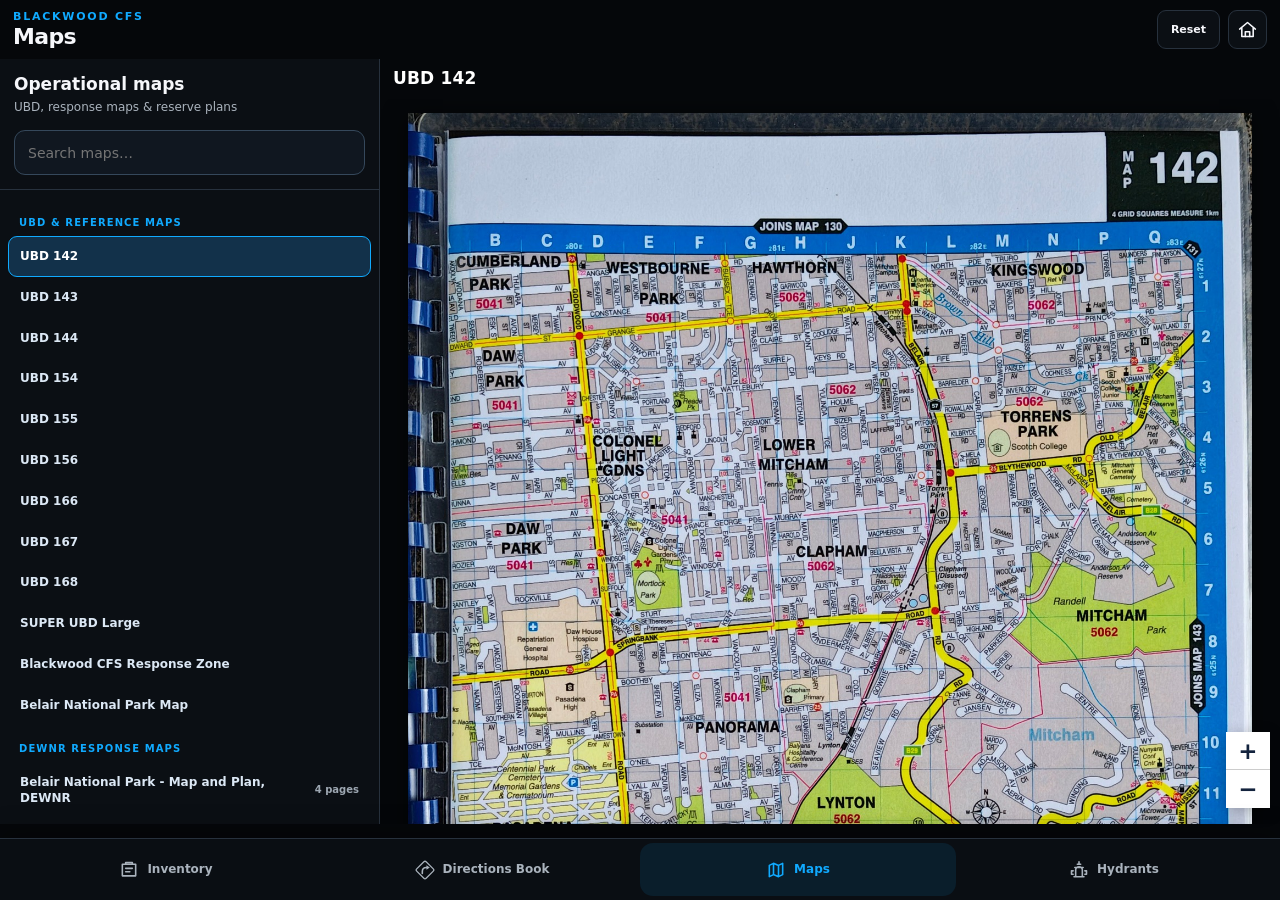
<file: maps/index.html>
<!doctype html>
<html lang="en-AU"><head><meta charset="utf-8"><meta name="viewport" content="width=device-width,initial-scale=1,viewport-fit=cover,maximum-scale=10,user-scalable=yes"><meta name="theme-color" content="#05070a"><title>Maps · Blackwood CFS</title>
<style>
:root{color-scheme:dark;--bg:#05070a;--panel:#0b0f14;--panel2:#101720;--line:#27313d;--text:#f6f7fb;--muted:#aab3bd;--blue:#10aaff;--navh:76px;--headerh:64px;--side:305px}
*{box-sizing:border-box}body{margin:0;background:var(--bg);color:var(--text);font:500 14px/1.4 system-ui,-apple-system,BlinkMacSystemFont,"Segoe UI",sans-serif;overflow:hidden}
button,select,input{font:inherit}button{cursor:pointer}button:focus-visible,select:focus-visible,input:focus-visible{outline:2px solid #67b6ff;outline-offset:2px}
header{height:var(--headerh);display:flex;align-items:center;gap:12px;background:#05070a;border-bottom:1px solid var(--line);padding:9px 16px;position:relative;z-index:11}
.mark{width:4px;height:39px;background:#10aaff;border-radius:4px}.brand{min-width:0;flex:1}.brand small{color:#10aaff;font-weight:850;font-size:10px;letter-spacing:.13em}.brand h1{margin:1px 0 0;font-weight:850;font-size:20px;letter-spacing:-.03em}.home{display:flex;align-items:center;justify-content:center;width:43px;height:43px;border:1px solid #27313d;background:#101720;border-radius:12px;color:var(--text);text-decoration:none}
.main{height:calc(100dvh - var(--headerh) - var(--navh) - env(safe-area-inset-bottom));display:flex;min-height:0}
.sidebar{width:var(--side);flex:none;background:#0b0f14;border-right:1px solid var(--line);display:flex;flex-direction:column;min-height:0}
.sidebarhead{padding:16px 14px 12px;border-bottom:1px solid var(--line)}.sidebarhead h2{font-size:17px;margin:0 0 4px}.subtitle{margin:0;color:var(--muted);font-size:12px}.count{font-size:11px;color:#aab3bd}.mapsearch{width:100%;border:1px solid #35485b;color:white;background:#101720;border-radius:10px;padding:11px;margin-top:14px}.list{overflow-y:auto;overscroll-behavior:contain;flex:1;padding:10px 8px 18px}.group{color:#10aaff;font-size:10px;letter-spacing:.11em;text-transform:uppercase;font-weight:850;margin:16px 11px 6px}.list button{border:1px solid transparent;width:100%;text-align:left;display:flex;align-items:center;gap:9px;background:transparent;border-radius:9px;padding:11px;color:#dce8f5;font-size:12px;font-weight:700}.list button:hover{background:#172431}.list button.selected{background:#12314a;border-color:#10aaff;color:#fff}.list button .mini{opacity:.7;white-space:nowrap;margin-left:auto;font-size:10px;font-weight:600}
.viewer{flex:1;min-width:0;min-height:0;display:flex;flex-direction:column;position:relative;background:#05070a}
.viewerbar{display:flex;align-items:center;gap:9px;flex:none;border-bottom:1px solid var(--line);padding:8px 11px;background:#0b0f14;min-height:57px;z-index:3}.view-title{font-weight:800;font-size:13px;min-width:0;overflow:hidden;text-overflow:ellipsis;white-space:nowrap;flex:1}.view-title small{display:block;font-weight:600;color:#aab3bd;font-size:10px}.controls{display:flex;gap:6px;align-items:center}.control{min-width:37px;height:35px;border:1px solid #35485b;border-radius:9px;background:#101720;color:#eff6ff;font-size:18px;font-weight:750;padding:0 10px}.control.subtle{background:#101720;font-size:12px}.scale{font-size:11px;min-width:45px;text-align:center;color:#c8d6e5}
.mobilepicker{display:none;width:100%;background:#101720;border:1px solid #35485b;border-radius:9px;padding:9px 32px 9px 10px;color:#f5f9ff;font-weight:700;text-overflow:ellipsis}
#viewport{flex:1;overflow:auto;min-height:0;overscroll-behavior:contain;scrollbar-color:#45576b #101720;touch-action:pan-x pan-y;position:relative}
#center{min-height:100%;min-width:100%;display:flex;justify-content:center;align-items:flex-start}#stack{display:flex;flex-direction:column;align-items:stretch;gap:12px;padding:14px 14px 55px;transform-origin:top center;flex:none}
.page{background:#edf0f3;color:#273849;box-shadow:0 4px 22px #0009;position:relative;display:block;max-width:none}.page img{display:block;width:100%;height:auto;user-select:none;-webkit-user-drag:none}.page-tag{position:absolute;left:9px;top:9px;background:#10233adc;color:#fff;padding:5px 8px;border-radius:7px;font-size:11px;font-weight:800;pointer-events:none}
.empty{padding:80px 22px;text-align:center;color:#b2c7da}.loading{padding:16px;color:#a7c8e8}/* Float map zoom like the Hydrants controls, independent of the title bar. */
.map-zoom{position:absolute;z-index:8;right:17px;top:74px;display:flex;flex-direction:column;gap:2px;filter:drop-shadow(0 3px 8px #0009)}
.map-zoom button{width:43px;height:43px;border:1px solid #cdd2d8;background:#fff;color:#1b2430;border-radius:5px;font-size:26px;line-height:1;font-weight:650;display:grid;place-items:center;padding:0;touch-action:manipulation}
.map-zoom button:active{background:#e1e5e9}.map-zoom button:focus-visible{outline:3px solid #10aaff;outline-offset:2px}
.pickerrow{display:flex;align-items:center;gap:10px;min-width:0;flex:1}
.pickwrap{display:none;min-width:0;flex:1;position:relative}
.mobilepicker{appearance:none;-webkit-appearance:none;min-width:0;display:block;width:100%;padding:11px 37px 11px 12px;border-radius:10px;background:#101720;border:1px solid #35485b;color:#fff;font-size:14px;font-weight:700;line-height:1.25;white-space:nowrap;text-overflow:ellipsis;overflow:hidden}
.pickwrap::after{content:none!important}
.viewerbar .controls{flex:none}.viewerbar .control.subtle{font-size:12px;font-weight:750;height:35px;padding:0 14px}
#viewport{scroll-padding:12px}
nav{position:fixed;bottom:0;left:0;right:0;z-index:30;height:calc(var(--navh) + env(safe-area-inset-bottom));padding:6px 8px calc(6px + env(safe-area-inset-bottom));display:grid;grid-template-columns:repeat(4,minmax(0,1fr));gap:4px;border-top:1px solid #27313d;background:#05070af5;backdrop-filter:blur(12px);-webkit-backdrop-filter:blur(12px)}nav a{border-radius:13px;min-height:54px;color:#aab3bd;text-decoration:none;display:flex;align-items:center;justify-content:center;flex-direction:column;gap:3px;font-weight:850;font-size:11px;white-space:nowrap}nav a.active{background:#10334c;color:#10aaff}nav svg{height:21px;width:21px;stroke:currentColor;stroke-width:1.8;fill:none;stroke-linecap:round;stroke-linejoin:round}
@media(max-width:800px){:root{--headerh:60px;--navh:73px}.sidebar{display:none}.viewerbar{min-height:0;display:grid;grid-template-columns:minmax(0,1fr) auto;grid-template-rows:auto auto;column-gap:10px;row-gap:6px;padding:9px 12px}.pickwrap{display:block;grid-column:1 / -1;width:100%}.viewerbar .pickerrow{display:contents}.view-title{grid-column:1;grid-row:2;font-size:12px;white-space:normal;line-height:1.25}.view-title small{font-size:10px}.controls{grid-column:2;grid-row:2;align-self:center}.map-zoom{top:104px;right:12px}nav a{font-size:10px}#stack{padding:8px 7px 40px;gap:8px}}
@media(max-width:400px){.brand h1{font-size:18px}.viewerbar{padding:8px 10px}.view-title{font-size:12px}.view-title small{display:none}.control.subtle{min-width:64px}.map-zoom{top:100px;right:10px}.map-zoom button{width:41px;height:41px}nav a{font-size:9px;letter-spacing:-.01em}}

/* Maps precision pass — shared Live Hydrants header, actions and mobile picker geometry. */
:root{--headerh:0px;--navh:76px;--side:380px}
header.topbar{height:auto;min-height:0;display:block;padding:calc(10px + env(safe-area-inset-top)) 13px 10px!important;background:#05070a;border-bottom:0;position:relative;z-index:15}
.title-row{display:flex;align-items:center!important;justify-content:space-between;gap:10px;min-height:39px}
.title-row .eyebrow{display:block;margin:0!important;color:#10aaff;font-size:11px!important;font-weight:800!important;letter-spacing:.16em!important;line-height:13px!important;text-transform:uppercase}
.title-row h1{margin:2px 0 0!important;font-size:22px!important;font-weight:700!important;letter-spacing:-.03em!important;line-height:23.1px!important}
.title-actions{display:flex;align-items:center;gap:8px;flex:none}
.title-actions .home-btn,.title-actions .reset-top{display:grid;place-items:center;flex:none;height:39px;border:1px solid #27313d;border-radius:9px;background:#0b0f14;color:#f6f7fb;text-decoration:none;box-shadow:none}
.title-actions .home-btn{width:39px}.title-actions .home-btn svg{width:21px;height:21px;fill:none;stroke:currentColor;stroke-width:1.8;stroke-linecap:round;stroke-linejoin:round}
.title-actions .reset-top{min-width:63px;padding:0 10px;font-size:11px;font-weight:700;line-height:1}
.main{height:calc(100dvh - var(--navh) - env(safe-area-inset-bottom) - 62px)}
.sidebar{background:#0b0f14}.sidebarhead{padding:15px 16px 12px}.sidebarhead h2{font-size:17px;line-height:1.25;margin:0 0 4px}
.mapsearch{display:block;margin:14px 0 4px;padding:11px 13px;width:100%;height:45px;border:1px solid #35485b;line-height:20px;border-radius:10px;outline:none;box-sizing:border-box}
.count{display:block;margin-top:2px;line-height:16px}
.viewerbar{padding:0 13px 10px;border-bottom:0;min-height:0;background:#05070a}
.view-title{font-size:17px;font-weight:900;line-height:1.15;letter-spacing:.01em;color:#fff}
.pickwrap{position:relative}.mobilepicker{height:52px;min-height:52px;padding:7px 43px 7px 13px;border:1px solid #27313d;border-radius:10px;background:#0b0f14;color:#fff;font-size:17px;font-weight:900;letter-spacing:.01em;line-height:1.15;box-shadow:0 0 0 1px rgba(16,170,255,.06),0 0 13px rgba(16,170,255,.07)}
.picker-chevron{position:absolute;right:11px;top:50%;width:28px;height:28px;transform:translateY(-50%);display:grid;place-items:center;pointer-events:none;color:#10aaff}
.picker-chevron svg{width:20px;height:20px;fill:none;stroke:currentColor;stroke-width:2;stroke-linecap:round;stroke-linejoin:round}
#center{min-width:100%;width:max-content;display:block;min-height:100%;overflow:visible}#stack{margin-left:auto;margin-right:auto;transform:none!important;transform-origin:top left}
#viewport{overflow:auto;overscroll-behavior:contain;touch-action:pan-x pan-y;-webkit-overflow-scrolling:touch}
.map-zoom{position:absolute;top:auto;right:10px;bottom:14px;gap:0;filter:none;border-radius:4px;overflow:hidden;box-shadow:0 4px 15px rgba(0,0,0,.28);z-index:8}
.map-zoom button{width:44px;height:38px;line-height:38px;border:0;border-bottom:1px solid #ccc;border-radius:0;font-size:23px;color:#13233d;background:#fff;box-shadow:none}
.map-zoom button:last-child{border-bottom:0}
@media (min-width:801px){.viewerbar{padding-top:10px}.map-zoom{bottom:14px;right:10px}.main{height:calc(100dvh - var(--navh) - env(safe-area-inset-bottom) - 62px)}}
@media (max-width:800px){:root{--navh:73px}.main{height:calc(100dvh - var(--navh) - env(safe-area-inset-bottom) - 62px)}.viewerbar{display:block;padding:0 13px 10px;min-height:0}.pickerrow{display:block}.pickwrap{display:block}.view-title{display:none!important}.mobilepicker{display:block}.map-zoom{top:auto;bottom:10px;right:10px}.map-zoom button{width:44px;height:38px}#stack{padding:8px 7px 40px}}
@media (max-width:380px){.title-row h1{font-size:20px!important;line-height:21px!important}.title-actions{gap:5px}.viewerbar{padding-left:13px;padding-right:13px}.mobilepicker{font-size:17px}.map-zoom button{width:44px;height:38px}}

/* Precision v2: align to the existing Hydrants interface. */
.pickwrap::after{content:none!important}
.mobilepicker{-webkit-appearance:none!important;appearance:none!important;background-image:none!important;outline:none!important;box-shadow:none!important}
.mobilepicker:focus,.mobilepicker:focus-visible{outline:none!important;border-color:#10aaff!important;box-shadow:inset 0 0 0 1px #10aaff!important}
.pickwrap:focus-within{border-radius:12px;box-shadow:0 0 0 1px #10aaff;overflow:visible}
.picker-chevron{right:10px;z-index:2}
/* Leaflet's ZoomControl from Hydrants: 44 x 38, white, square sides, one control shadow. */
.map-zoom{position:fixed!important;right:calc(10px + env(safe-area-inset-right))!important;bottom:calc(var(--navh) + env(safe-area-inset-bottom) + 16px)!important;top:auto!important;border-radius:0!important;overflow:hidden!important;gap:0!important;filter:none!important;box-shadow:0 4px 15px rgba(0,0,0,.28)!important;z-index:29!important;background:#fff}
.map-zoom button{display:block!important;width:44px!important;height:38px!important;line-height:38px!important;padding:0!important;border:0!important;border-bottom:1px solid #ccc!important;border-radius:0!important;background:#fff!important;color:#13233d!important;font-size:23px!important;font-weight:650!important;box-shadow:none!important;text-align:center!important}
.map-zoom button:last-child{border-bottom:0!important}
/* Give the map its own space above the taskbar, as in Hydrants. */
#viewport{min-height:0;overscroll-behavior:contain;scroll-padding-bottom:20px}
#stack{padding-bottom:70px}
.sidebarhead .mapsearch:focus{outline:none;box-shadow:inset 0 0 0 1px #10aaff;border-color:#10aaff}
@media(max-width:800px){.map-zoom{right:calc(10px + env(safe-area-inset-right))!important;bottom:calc(var(--navh) + env(safe-area-inset-bottom) + 16px)!important}}

/* Search pill visually centred within sidebar, with no redundant map count. */
.sidebarhead{padding:15px 14px 14px!important}
.sidebarhead .mapsearch{width:100%;margin:14px 0 0!important;height:45px;padding:11px 13px!important;display:block;box-sizing:border-box;border-radius:11px}
</style><link rel="stylesheet" data-cfs-ribbon-style href="../shared/ribbon.css">
</head>
<body>
<header class="topbar"><div class="title-row"><div><p class="eyebrow">Blackwood CFS</p><h1>Maps</h1></div><div class="title-actions"><button class="control subtle reset-top" id="reset" title="Reset all saved map positions" aria-label="Reset all map positions">Reset</button><a class="home-btn" href="../index.html" aria-label="Back to system home" title="System Home"><svg viewBox="0 0 24 24" aria-hidden="true"><path d="M3 11.5 12 4l9 7.5"></path><path d="M5.5 10.5V20h13v-9.5"></path><path d="M9.5 20v-5.5h5V20"></path></svg></a></div></div></header>
<div class="main"><aside class="sidebar"><div class="sidebarhead"><h2>Operational maps</h2><p class="subtitle">UBD, response maps &amp; reserve plans</p><input id="search" class="mapsearch" placeholder="Search maps…" aria-label="Search maps"/></div><div class="list" id="list"></div></aside>
<section class="viewer" aria-label="Scrollable map viewer"><div class="viewerbar"><div class="pickerrow"><div class="pickwrap"><select id="picker" class="mobilepicker" aria-label="Choose map"></select><span class="picker-chevron" aria-hidden="true"><svg viewBox="0 0 24 24"><path d="m6 9 6 6 6-6"/></svg></span></div><div class="view-title" id="currentTitle">Maps</div></div></div><div class="map-zoom" aria-label="Map zoom controls"><button id="plus" title="Zoom in" aria-label="Zoom in">+</button><button id="minus" title="Zoom out" aria-label="Zoom out">−</button></div><div id="viewport" tabindex="0" aria-label="Map pages. Scroll to move through pages; use zoom controls or pinch to zoom."><div id="center"><div id="stack"><div class="empty">Select a map</div></div></div></div></section></div>
<nav class="primary-bottom-nav cfs-unified-nav" aria-label="Primary">
  <a class="primary-bottom-link" id="inventoryNavLink" href="../index.html" aria-label="Inventory"><svg class="primary-bottom-icon" viewBox="0 0 24 24" aria-hidden="true"><path d="M4 5h16v14H4zM8 5V3h8v2M8 10h8M8 14h5"/></svg><span>Inventory</span></a>
  <a class="primary-bottom-link" id="directionsNavLink" href="../directions/index.html" aria-label="Directions Book"><svg class="primary-bottom-icon" viewBox="0 0 64 64" aria-hidden="true"><path class="road-sign-outline" d="M32 4c1.5 0 2.6.5 3.6 1.5L58.5 28.4a5.1 5.1 0 0 1 0 7.2L35.6 58.5a5.1 5.1 0 0 1-7.2 0L5.5 35.6a5.1 5.1 0 0 1 0-7.2L28.4 5.5A5.1 5.1 0 0 1 32 4z"/><path class="turn-shaft" d="M23.4 43.2v-6.4C23.4 28.5 28.4 24 36.5 24h3.2"/><path class="turn-head" d="M36.6 16.6 47.3 24 36.6 31.4z"/></svg><span>Directions Book</span></a>
  <a class="primary-bottom-link active" id="mapsNavLink" href="index.html" aria-current="page" aria-label="Maps"><svg class="primary-bottom-icon" viewBox="0 0 24 24" aria-hidden="true"><path d="M4 6.5 9 4l6 2.5L20 4v13.5L15 20l-6-2.5L4 20zM9 4v13.5M15 6.5V20"/></svg><span>Maps</span></a>
  <a class="primary-bottom-link" id="hydrantsNavLink" href="../hydrants/index.html" aria-label="Hydrants"><svg class="primary-bottom-icon" viewBox="0 0 24 24" aria-hidden="true"><path d="M8 20v-8a4 4 0 0 1 8 0v8M6 20h12M7 9h10M10 5h4M12 5V2M5 13H3v4h2M19 13h2v4h-2"/></svg><span>Hydrants</span></a>
</nav>
<script src="maps-data.js"></script>
<script>
(()=>{'use strict';
const maps=window.BLACKWOOD_MAP_LIST||[];const $=id=>document.getElementById(id);
const pane=$('viewport'),stack=$('stack'),picker=$('picker'),list=$('list'),title=$('currentTitle');
const KEY='blackwood-maps-viewer-v1';let stored={};try{stored=JSON.parse(sessionStorage.getItem(KEY)||'{}')||{}}catch{}
let selected=Math.min(Math.max(Number(stored.selected)||0,0),maps.length-1),zoom=Number(stored.zoom)||1,loadToken=0,position=stored.positions||{};
const saved=()=>{try{sessionStorage.setItem(KEY,JSON.stringify({selected,zoom,positions:position}))}catch{}};
let pageWidth=1000,baseW=1000,baseH=700;
function fitWidth(){return Math.max(240,pane.clientWidth-(matchMedia('(max-width:800px)').matches?14:28))}
function mapKey(){return String(selected)}
function savePosition(){if(!maps.length)return;let top=pane.scrollTop,left=pane.scrollLeft;position[mapKey()]={top,left,zoom};saved()}
function updateSize(keepCenter=false){if(!maps.length)return;let px=pane.scrollLeft+pane.clientWidth/2,py=pane.scrollTop+pane.clientHeight/2,old=pageWidth||1;pageWidth=fitWidth()*zoom;stack.style.width=pageWidth+'px';if(keepCenter){let ratio=pageWidth/old;requestAnimationFrame(()=>{pane.scrollLeft=Math.max(0,px*ratio-pane.clientWidth/2);pane.scrollTop=Math.max(0,py*ratio-pane.clientHeight/2);savePosition()})}}
function setZoom(next){zoom=Math.min(7.5,Math.max(.55,next));updateSize(true);saved()}
function renderList(term=''){list.replaceChildren();let last='';maps.forEach((m,i)=>{if(!m.title.toLowerCase().includes(term.toLowerCase()))return;if(m.kind!==last){let cap=document.createElement('div');cap.className='group';cap.textContent=m.kind==='DEWNR maps' || /DEWNR/i.test(m.kind) ? 'DEWNR Response Maps' : m.kind;list.appendChild(cap);last=m.kind}let btn=document.createElement('button');btn.className=i===selected?'selected':'';btn.type='button';let name=document.createElement('span');name.textContent=m.title;btn.appendChild(name);let mini=document.createElement('span');mini.className='mini';mini.textContent=m.pages.length>1?m.pages.length+' pages':'';btn.appendChild(mini);btn.onclick=()=>openMap(i);list.appendChild(btn)});}
function renderPicker(){picker.replaceChildren();maps.forEach((m,i)=>{let op=document.createElement('option');op.value=i;op.textContent=m.title;picker.appendChild(op)});picker.value=String(selected)}
function openMap(i,restore=false){if(!maps[i])return;const previous=selected;if(!restore)savePosition();selected=i;zoom=restore?(position[mapKey()]?.zoom||Number(stored.zoom)||1):(position[mapKey()]?.zoom||1);title.replaceChildren();title.append(document.createTextNode(maps[i].title));let token=++loadToken;stack.replaceChildren();const pages=maps[i].pages;let loaded=0;
 pages.forEach((src,index)=>{const box=document.createElement('div');box.className='page';const img=document.createElement('img');img.loading=index<2?'eager':'lazy';img.decoding='async';img.alt=maps[i].title+' — page '+(index+1);const dims=maps[i].dimensions?.[index];if(dims){img.width=dims[0];img.height=dims[1];}img.draggable=false;img.src=src;img.addEventListener('load',()=>{loaded++;if(token!==loadToken)return;img.style.aspectRatio='auto';if(index===0){const ratio=img.naturalHeight/img.naturalWidth;if(Number.isFinite(ratio)&&ratio>0.1){baseH=ratio*fitWidth(); updateSize()}}});img.addEventListener('error',()=>{img.alt='Image missing: '+src;box.style.minHeight='120px';box.textContent='Unable to load map image: '+src});box.appendChild(img);if(pages.length>1){const tag=document.createElement('span');tag.className='page-tag';tag.textContent='Page '+(index+1)+' / '+pages.length;box.appendChild(tag)}stack.appendChild(box)});
 updateSize();renderPicker();renderList($('search').value);saved();const old=position[mapKey()];requestAnimationFrame(()=>{pane.scrollTop=old?.top||0;pane.scrollLeft=old?.left||0})}
$('search').addEventListener('input',e=>renderList(e.target.value));picker.addEventListener('change',e=>openMap(+e.target.value));$('plus').onclick=()=>setZoom(zoom*1.3);$('minus').onclick=()=>setZoom(zoom/1.3);$('reset').onclick=()=>{position={};zoom=1;pane.scrollLeft=0;pane.scrollTop=0;updateSize(false);saved();requestAnimationFrame(()=>{pane.scrollLeft=0;pane.scrollTop=0;saved()})};
pane.addEventListener('scroll',()=>{clearTimeout(pane._saveDebounce);pane._saveDebounce=setTimeout(savePosition,110)},{passive:true});window.addEventListener('pagehide',savePosition);document.addEventListener('visibilitychange',()=>{if(document.hidden)savePosition()});
let oldW=pane.clientWidth;window.addEventListener('resize',()=>{if(Math.abs(pane.clientWidth-oldW)>1){oldW=pane.clientWidth;updateSize(true)}});
// Ctrl + wheel zoom on desktops; ordinary wheel scrolls through document pages.
pane.addEventListener('wheel',e=>{if(!e.ctrlKey)return;e.preventDefault();setZoom(zoom*(e.deltaY>0?.91:1.1))},{passive:false});
// Mouse drag pans the zoomed map like Hydrants; a normal vertical wheel scrolls all pages.
let dragging=null;pane.addEventListener('pointerdown',e=>{if(e.pointerType!=='mouse'||e.button!==0||zoom<=1.03)return;dragging={x:e.clientX,y:e.clientY,left:pane.scrollLeft,top:pane.scrollTop};pane.setPointerCapture(e.pointerId)});
pane.addEventListener('pointermove',e=>{if(!dragging)return;pane.scrollLeft=dragging.left-(e.clientX-dragging.x);pane.scrollTop=dragging.top-(e.clientY-dragging.y)});pane.addEventListener('pointerup',()=>{dragging=null});pane.addEventListener('pointercancel',()=>{dragging=null});
// Native mobile interactions: one-finger pan, two-finger pinch, double-tap zoom,
// and Android-style double-tap-and-slide to zoom continuously.
let pinch=null, lastTap=null, dragZoom=null, singleStart=null;
const distance=t=>Math.hypot(t[0].clientX-t[1].clientX,t[0].clientY-t[1].clientY);
pane.addEventListener('touchstart',e=>{
 if(e.touches.length===2){pinch={distance:distance(e.touches),zoom};dragZoom=null;lastTap=null;return}
 if(e.touches.length!==1)return;
 const t=e.touches[0],now=Date.now();singleStart={x:t.clientX,y:t.clientY,time:now,moved:false};
 if(lastTap&&now-lastTap.time<340&&Math.hypot(t.clientX-lastTap.x,t.clientY-lastTap.y)<36){
   dragZoom={startY:t.clientY,startZoom:zoom,changed:false};lastTap=null;
 }
},{passive:true});
pane.addEventListener('touchmove',e=>{
 if(e.touches.length===2&&pinch){e.preventDefault();setZoom(pinch.zoom*distance(e.touches)/pinch.distance);return}
 if(e.touches.length!==1)return;
 const t=e.touches[0];
 if(dragZoom){
   const dy=t.clientY-dragZoom.startY;
   if(Math.abs(dy)>5){dragZoom.changed=true;e.preventDefault();setZoom(dragZoom.startZoom*Math.exp(dy/170))}
 }else if(singleStart&&Math.hypot(t.clientX-singleStart.x,t.clientY-singleStart.y)>12) singleStart.moved=true;
},{passive:false});
pane.addEventListener('touchend',e=>{
 if(e.touches.length<2)pinch=null;
 if(e.touches.length)return;
 if(dragZoom){if(!dragZoom.changed)setZoom(zoom*1.65);dragZoom=null;singleStart=null;return}
 if(singleStart&&!singleStart.moved&&Date.now()-singleStart.time<300)lastTap=singleStart;
 else lastTap=null;
 singleStart=null;
},{passive:true});
pane.addEventListener('touchcancel',()=>{pinch=null;dragZoom=null;singleStart=null},{passive:true});
function syncHeight(){document.querySelector('.main').style.height=`calc(100dvh - ${document.querySelector('header.topbar').offsetHeight}px - var(--navh) - env(safe-area-inset-bottom))`};syncHeight();window.addEventListener('resize',syncHeight);renderPicker();openMap(selected,true);
})();
</script></body></html>
</file>
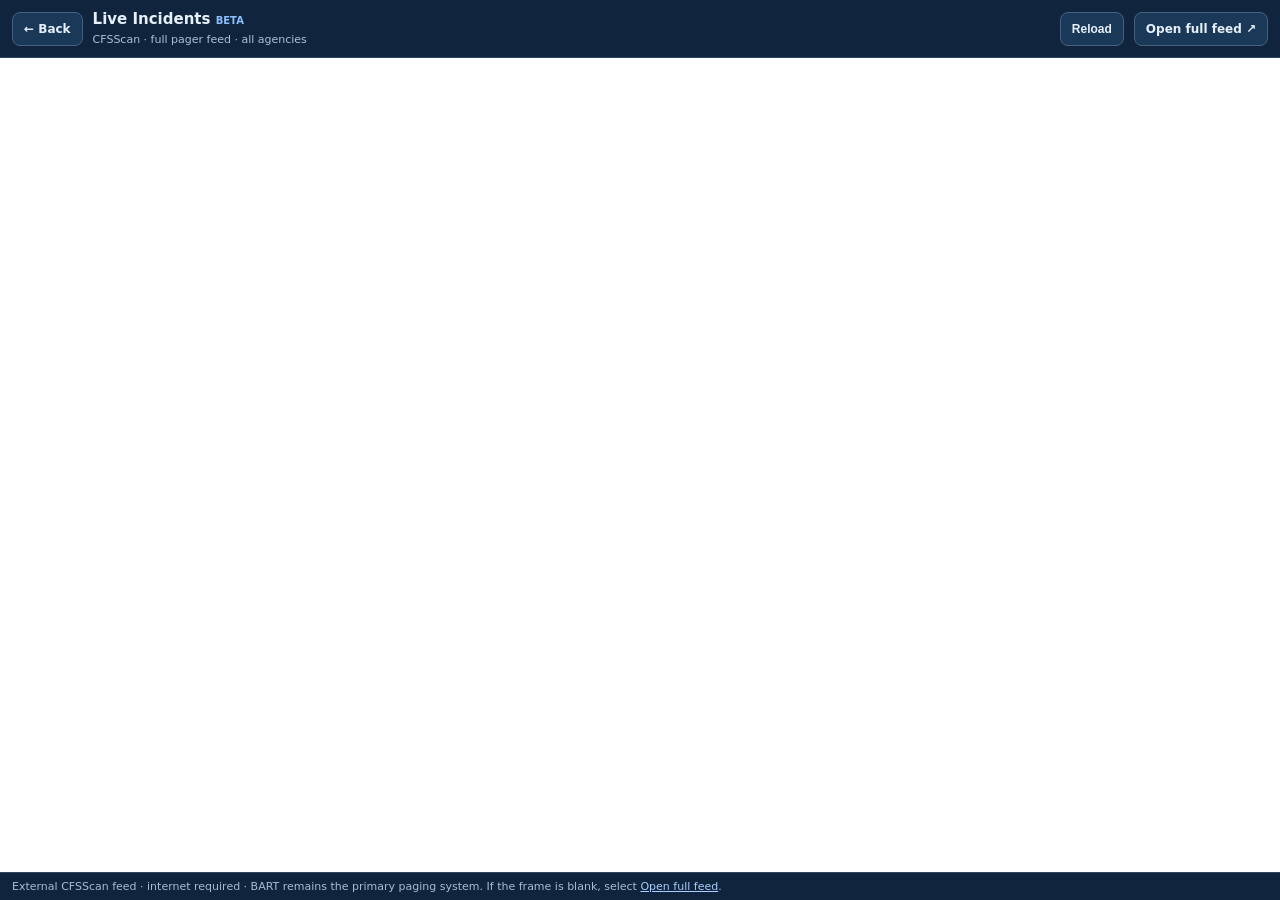
<file: beta/live-incidents.html>
<!doctype html>
<html lang="en-AU">
<head>
<meta charset="UTF-8"><meta name="viewport" content="width=device-width, initial-scale=1, viewport-fit=cover">
<title>Blackwood CFS — CFSScan Live Pager Beta</title>
<meta name="theme-color" content="#0b1d32">
<style>
:root{color-scheme:dark}*{box-sizing:border-box}html,body{height:100%;margin:0;background:#081727;color:#e7f0fa;font-family:system-ui,-apple-system,Segoe UI,Roboto,sans-serif}.app{display:flex;flex-direction:column;height:100dvh;min-height:350px}.bar{flex:0 0 auto;padding:calc(10px + env(safe-area-inset-top)) 12px 10px;display:flex;gap:10px;align-items:center;background:#10253d;border-bottom:1px solid #304560}.title{flex:1;min-width:0}.title b{display:block;font-size:15px}.title small{color:#abc2dc;font-size:11px}@media(max-width:650px){.bar{flex-wrap:wrap}.title{flex-basis:calc(100% - 110px)}.bar .btn{padding:8px 9px}}.btn{border:1px solid #45617e;background:#1a3858;color:#e7f0fa;border-radius:8px;padding:9px 11px;font-weight:600;font-size:12px;text-decoration:none;cursor:pointer;white-space:nowrap}.framewrap{position:relative;flex:1;min-height:0;background:white}.framewrap iframe{width:100%;height:100%;border:0;display:block;background:white}.note{flex:0 0 auto;padding:7px 12px calc(7px + env(safe-area-inset-bottom));background:#10253d;color:#a8bdd3;font-size:11px;border-top:1px solid #304560}.note a{color:#a8cfff}
</style>
</head><body><div class="app"><header class="bar"><a class="btn" href="../index.html" aria-label="Back to Blackwood CFS">← Back</a><div class="title"><b>Live Incidents <span style="font-size:10px;color:#8abfff">BETA</span></b><small>CFSScan · full pager feed · all agencies</small></div><button class="btn" type="button" onclick="document.getElementById('feed').src='https://www.cfsscan.com/livefeed'">Reload</button><a class="btn" href="https://www.cfsscan.com/livefeed" target="_blank" rel="noopener noreferrer">Open full feed ↗</a></header><main class="framewrap"><iframe id="feed" title="CFSScan live pager feed" src="https://www.cfsscan.com/livefeed" loading="eager" referrerpolicy="strict-origin-when-cross-origin" allow="fullscreen"></iframe></main><footer class="note">External CFSScan feed · internet required · BART remains the primary paging system. If the frame is blank, select <a href="https://www.cfsscan.com/livefeed" target="_blank" rel="noopener noreferrer">Open full feed</a>.</footer></div></body></html>
</file>
<file: shared/ribbon.css>
/* Blackwood CFS — single shared ribbon styling across all four pages, based on approved Home/Ribbon HTML. */
:root { --cfs-ribbon-height: 70px; }
nav.primary-bottom-nav, nav.bottom-nav, nav.cfs-unified-nav {
  position:fixed !important; z-index:20000 !important;
  left:0 !important; right:0 !important; bottom:0 !important;
  display:grid !important; grid-template-columns:repeat(4,minmax(0,1fr)) !important;
  width:100% !important; height:auto !important; min-height:calc(var(--cfs-ribbon-height) + env(safe-area-inset-bottom)) !important;
  margin:0 !important; padding:6px 8px calc(6px + env(safe-area-inset-bottom)) !important;
  border:0 !important; border-top:1px solid #27313d !important; border-radius:0 !important;
  background:rgba(11,15,20,.98) !important;
  box-shadow:0 -8px 24px rgba(0,0,0,.25) !important;
  backdrop-filter:blur(12px); -webkit-backdrop-filter:blur(12px);
  align-items:stretch !important; gap:0 !important;
}
nav.primary-bottom-nav > a, nav.primary-bottom-nav > button,
nav.bottom-nav > a, nav.bottom-nav > button,
nav.cfs-unified-nav > a, nav.cfs-unified-nav > button {
  box-sizing:border-box !important; display:flex !important; flex-direction:column !important;
  align-items:center !important; justify-content:center !important;
  gap:3px !important; padding:0 2px !important; margin:0 !important;
  min-width:0 !important; min-height:56px !important;
  border:0 !important; border-radius:13px !important;
  background:transparent !important; box-shadow:none !important;
  color:#aab3bd !important; font:850 11px/1.2 system-ui,-apple-system,BlinkMacSystemFont,"Segoe UI",sans-serif !important;
  letter-spacing:0 !important; text-decoration:none !important;
  cursor:pointer !important; -webkit-tap-highlight-color:transparent;
}
nav.primary-bottom-nav > .active, nav.bottom-nav > .active, nav.cfs-unified-nav > .active {
  color:#10aaff !important; background:rgba(16,170,255,.10) !important;
}
nav.primary-bottom-nav > a > svg, nav.primary-bottom-nav > button > svg,
nav.bottom-nav > a > svg, nav.bottom-nav > button > svg,
nav.cfs-unified-nav > a > svg, nav.cfs-unified-nav > button > svg {
  box-sizing:content-box !important; width:22px !important; height:22px !important;
  flex:0 0 22px !important; display:block !important;
  fill:none !important; stroke:currentColor !important; stroke-width:1.9 !important;
  stroke-linecap:round !important; stroke-linejoin:round !important;
  transform:none !important;
}
nav.cfs-unified-nav svg .road-sign-outline { fill:none; stroke:currentColor; stroke-width:4.1; }
nav.cfs-unified-nav svg .turn-shaft { fill:none; stroke:currentColor; stroke-width:5.1; }
nav.cfs-unified-nav svg .turn-head { fill:currentColor; stroke:none; }
nav.cfs-unified-nav > a > span, nav.cfs-unified-nav > button > span {
  white-space:nowrap !important; display:block !important;
  font:inherit !important; color:inherit !important; line-height:1.2 !important;
}
/* Avoid content and map controls being obscured by the ribbon. */
body { padding-bottom: env(safe-area-inset-bottom); }
@media (orientation:landscape) and (min-width:900px) and (min-height:540px) {
 :root {--cfs-ribbon-height:62px}
 nav.primary-bottom-nav,nav.bottom-nav,nav.cfs-unified-nav { padding-top:4px !important; padding-bottom:calc(4px + env(safe-area-inset-bottom)) !important; }
 nav.primary-bottom-nav > a,nav.primary-bottom-nav > button,nav.bottom-nav > a,nav.bottom-nav > button,nav.cfs-unified-nav > a,nav.cfs-unified-nav > button {
   flex-direction:row !important; gap:8px !important; min-height:52px !important; font-size:12px !important;
 }
 nav.cfs-unified-nav > a > svg,nav.cfs-unified-nav > button > svg {width:20px !important;height:20px !important;flex-basis:20px !important;}
}
@media(max-width:410px){nav.cfs-unified-nav > a,nav.cfs-unified-nav > button{font-size:10px !important;letter-spacing:-.01em !important;}}
/* Home icon uses the same approved geometry, only larger than ribbon. */
.home-module-icon .cfs-approved-diamond {width:27px;height:27px;fill:none;stroke:currentColor;stroke-linecap:round;stroke-linejoin:round;}
.home-module-icon .cfs-approved-diamond .road-sign-outline {stroke-width:4.1;}
.home-module-icon .cfs-approved-diamond .turn-shaft {stroke-width:5.1;}
.home-module-icon .cfs-approved-diamond .turn-head {fill:currentColor;stroke:none;}

/* Specific enough to override older palette-specific !important declarations. */
body nav.cfs-unified-nav > .primary-bottom-link {
  color:#aab3bd !important; background:transparent !important; font-size:11px !important;
  font-weight:850 !important; letter-spacing:0 !important;
}
body nav.cfs-unified-nav > .primary-bottom-link.active {
  color:#10aaff !important; background:rgba(16,170,255,.10) !important;
}
@media(orientation:landscape) and (min-width:900px) and (min-height:540px){
 body nav.cfs-unified-nav > .primary-bottom-link {font-size:12px !important;}
}
@media(max-width:410px){body nav.cfs-unified-nav > .primary-bottom-link {font-size:10px !important;}}
</file>
